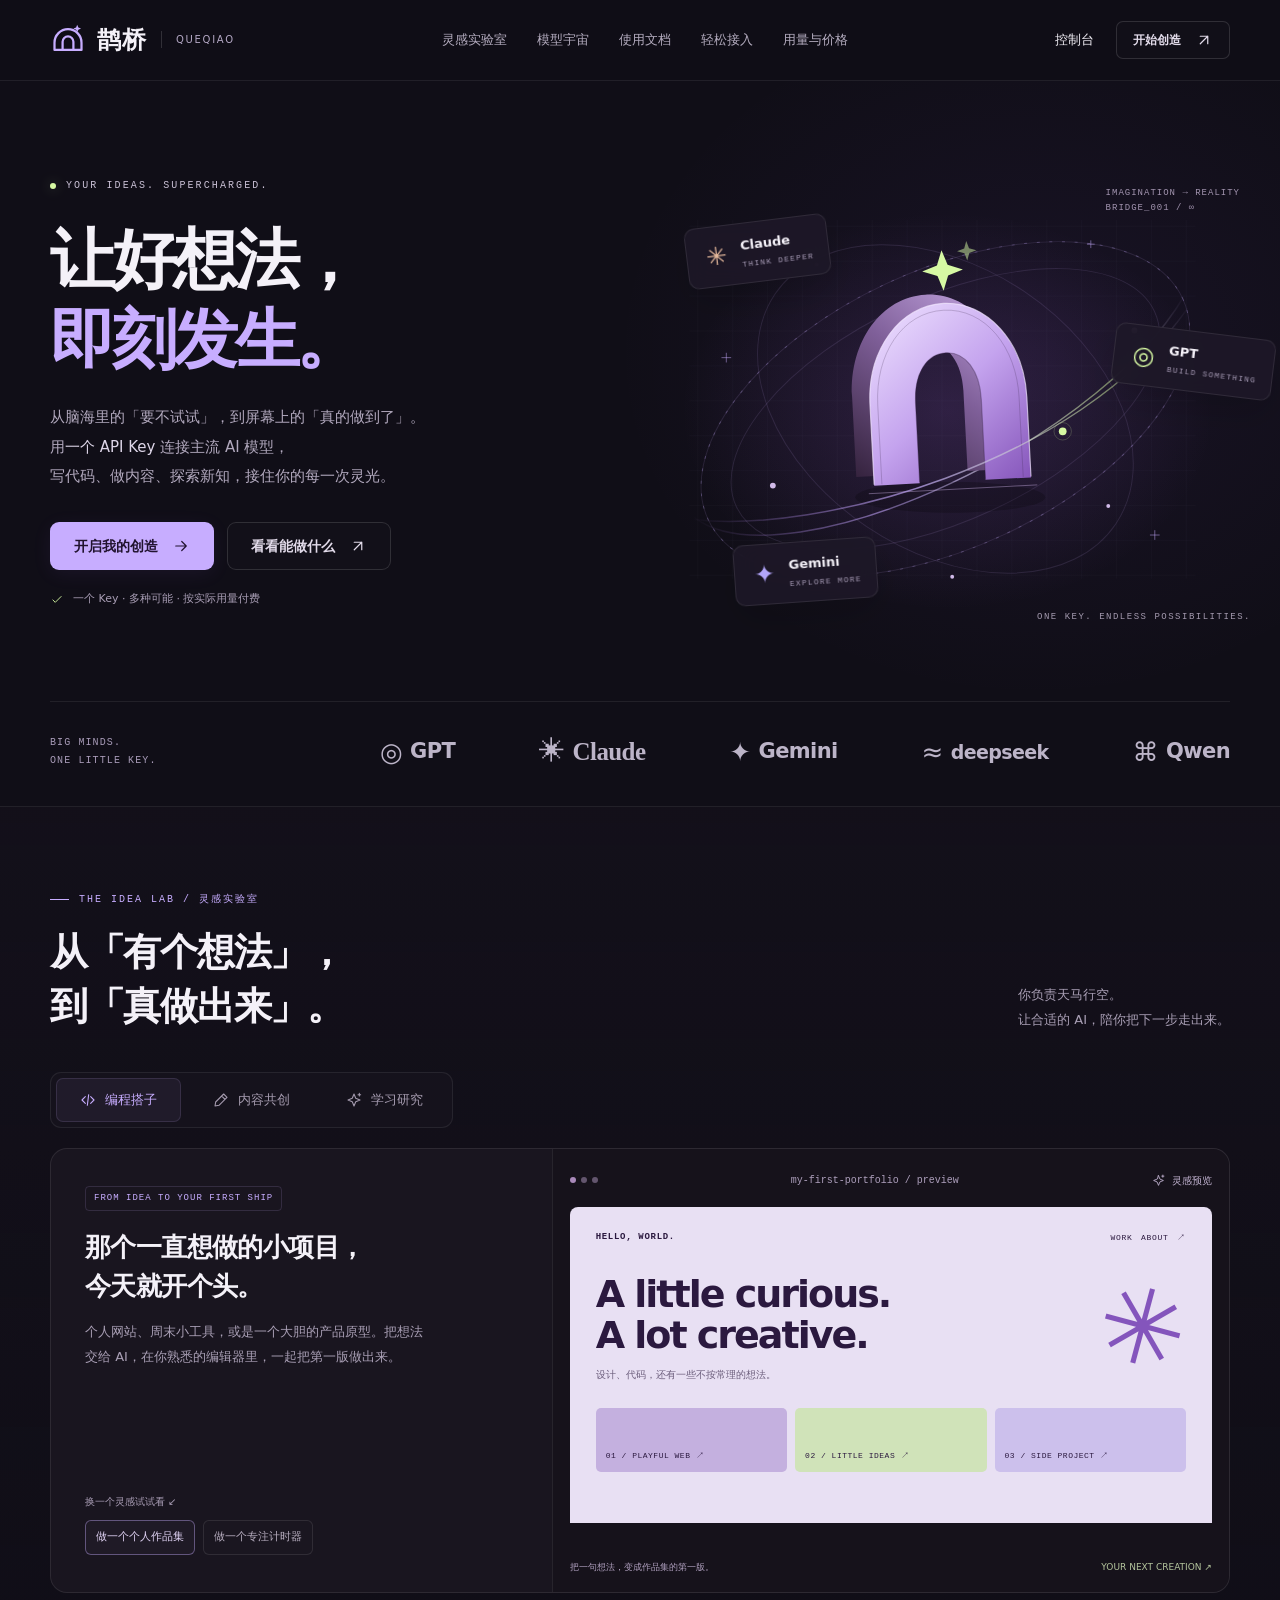
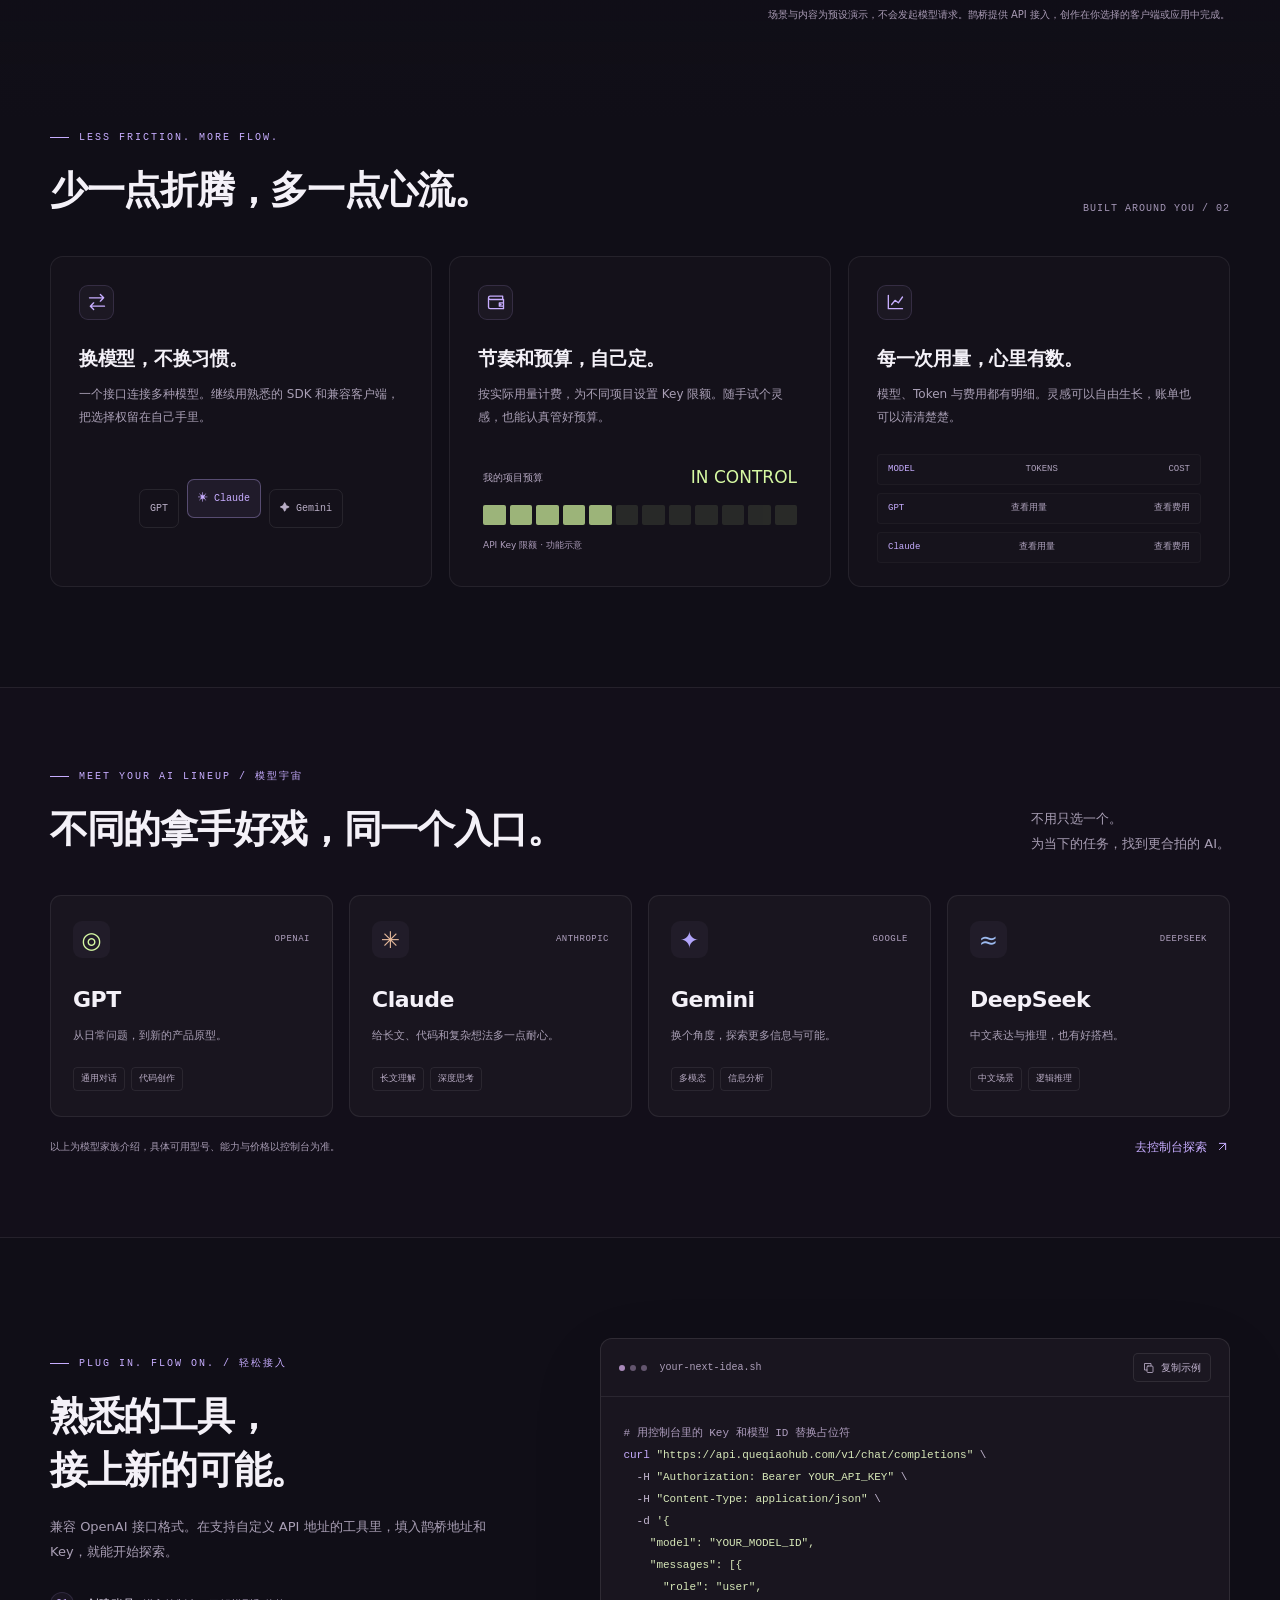
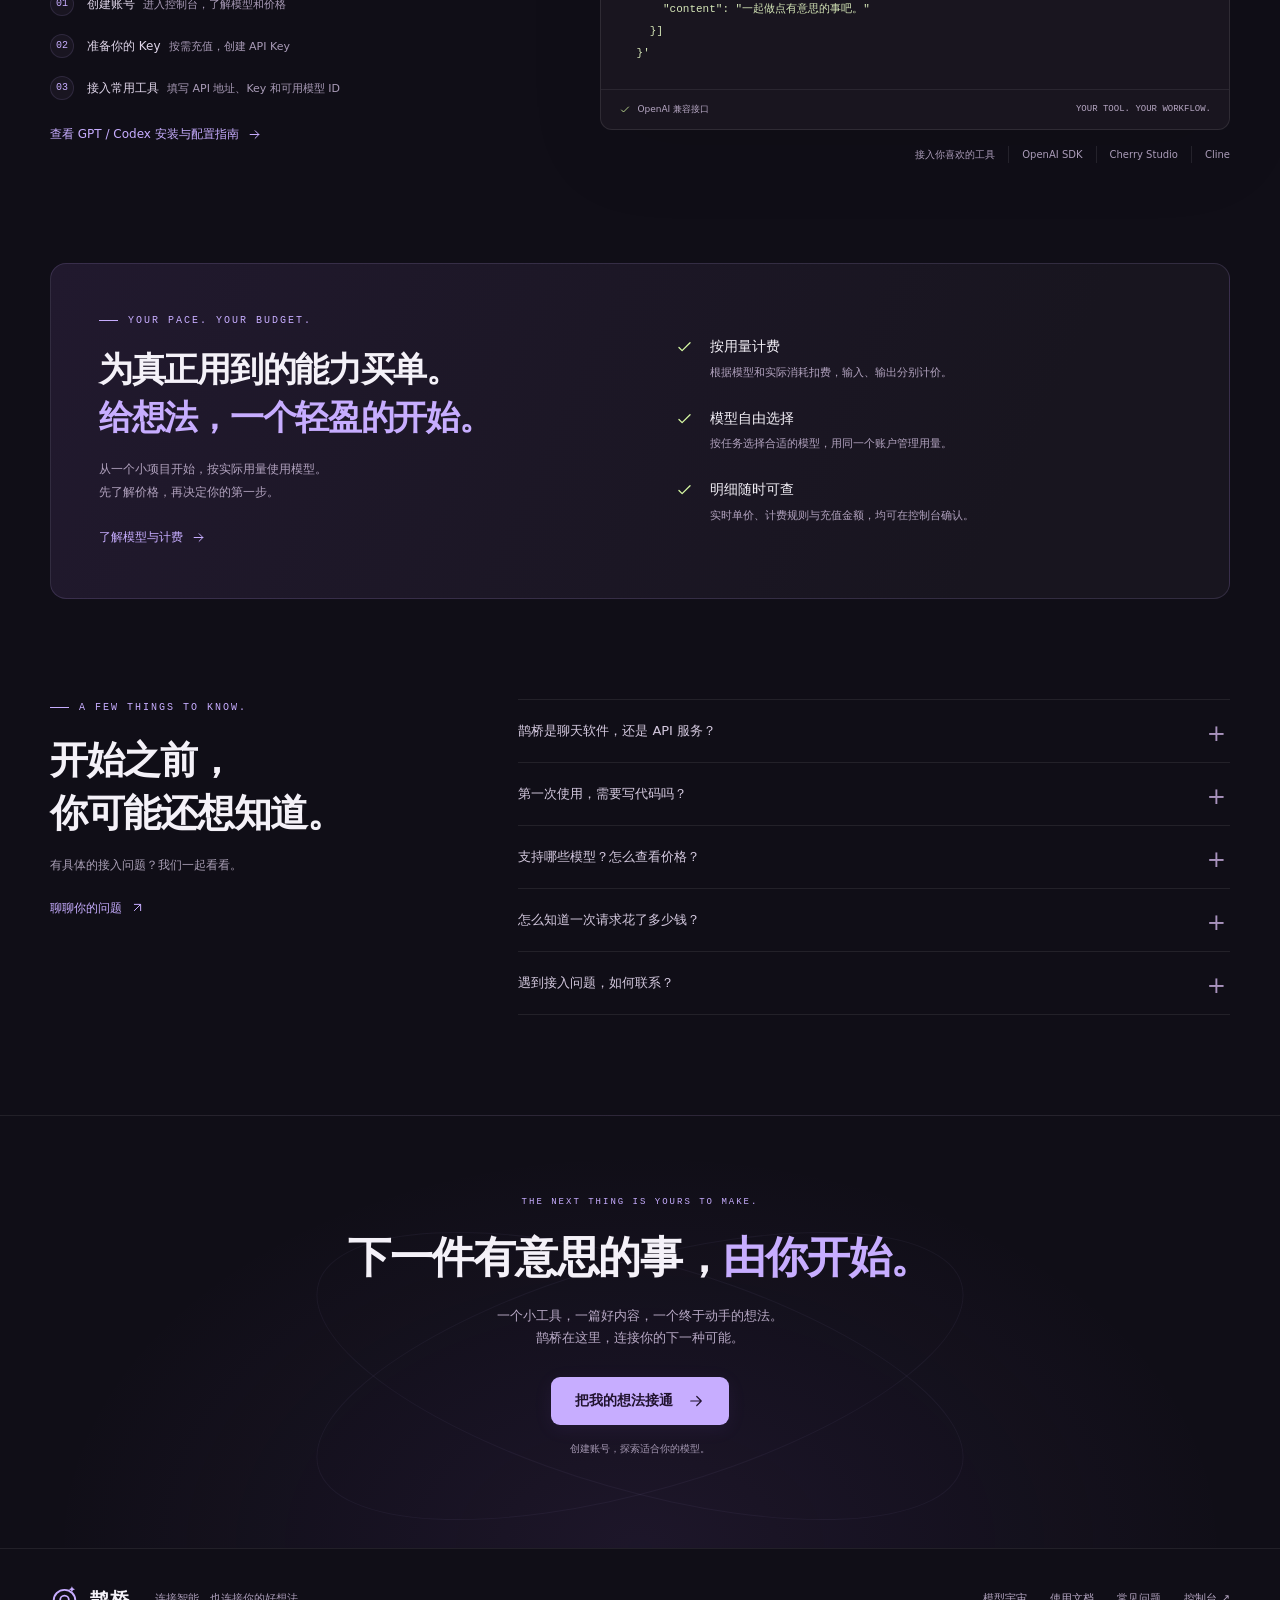
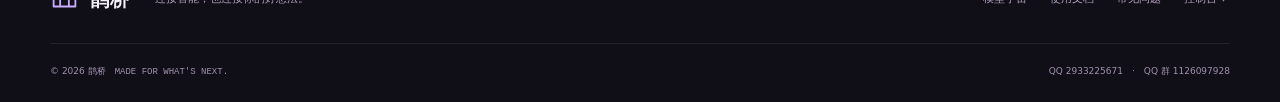
<file: landing/index.html>
<!doctype html>
<html lang="zh-CN">
<head>
  <meta charset="utf-8" />
  <meta name="viewport" content="width=device-width, initial-scale=1" />
  <meta name="theme-color" content="#100e17" />
  <meta name="description" content="鹊桥，用一个 API Key 连接主流 AI 模型。写代码、做内容、探索新知，让你的好想法即刻发生。" />
  <title>鹊桥 — 让好想法，即刻发生。</title>
  <link rel="icon" href="data:image/svg+xml,%3Csvg xmlns='http://www.w3.org/2000/svg' viewBox='0 0 64 64'%3E%3Crect width='64' height='64' rx='18' fill='%23100e17'/%3E%3Cpath d='M12 44V34a20 20 0 0 1 40 0v10M12 44h40M24 44V33a8 8 0 0 1 16 0v11' fill='none' stroke='%23c7adff' stroke-width='4' stroke-linecap='round'/%3E%3C/svg%3E" />
  <style>
    :root { color-scheme:dark; --bg:#100e17; --surface:#19151f; --text:#f4f1f8; --muted:#a99fb5; --accent:#c7adff; --lime:#d6f9a3; --line:#ffffff13; --max:1180px; }
    *,*::before,*::after { box-sizing:border-box; }
    html { scroll-behavior:smooth; scroll-padding-top:100px; }
    body { margin:0; background:var(--bg); color:var(--text); font-family:"Inter","SF Pro Display","PingFang SC","Microsoft YaHei",system-ui,sans-serif; font-size:15px; line-height:1.7; -webkit-font-smoothing:antialiased; }
    ::selection { background:var(--accent); color:var(--bg); }
    a { color:inherit; text-decoration:none; } button { font:inherit; color:inherit; cursor:pointer; } a,button,summary { -webkit-tap-highlight-color:transparent; }
    :is(a,button,summary,[tabindex="0"]):focus-visible { outline:2px solid var(--lime); outline-offset:5px; }
    h1,h2,h3,p { margin:0; } svg { display:block; }
    .container { width:min(var(--max),calc(100% - 64px)); margin-inline:auto; }
    .mono { font-family:"SFMono-Regular",Consolas,"Liberation Mono",monospace; }
    .icon { width:20px; height:20px; fill:none; stroke:currentColor; stroke-width:1.6; stroke-linecap:round; stroke-linejoin:round; flex-shrink:0; }
    .skip { position:fixed; top:-100px; left:16px; z-index:100; background:var(--accent); color:var(--bg); padding:8px 16px; border-radius:8px; } .skip:focus { top:12px; }
    .header { position:sticky; top:0; z-index:30; background:#100e17e3; backdrop-filter:blur(20px); border-bottom:1px solid var(--line); }
    .nav { height:80px; display:flex; align-items:center; justify-content:space-between; gap:30px; }
    .brand { display:inline-flex; align-items:center; gap:11px; font-size:24px; font-weight:750; letter-spacing:1px; }
    .brand-icon { width:36px; height:36px; color:var(--accent); }
    .brand-en { margin-left:3px; padding-left:14px; border-left:1px solid #ffffff24; font-size:10px; letter-spacing:1.7px; color:#b5a9c6; font-weight:500; }
    .nav-links,.nav-actions { display:flex; align-items:center; gap:30px; }
    .nav-links { color:#b4acbf; font-size:13px; } .nav-links a:hover,.footer-links a:hover { color:var(--accent); }
    .nav-actions { gap:22px; font-size:13px; }
    .btn { display:inline-flex; align-items:center; justify-content:center; gap:14px; min-height:48px; padding:12px 23px; border:1px solid transparent; border-radius:9px; font-size:14px; font-weight:650; line-height:1.5; transition:background .2s,transform .2s,box-shadow .2s; }
    .btn .icon { width:18px; height:18px; transition:transform .2s; } .btn:hover .icon { transform:translateX(3px); }
    .btn-primary { background:var(--accent); color:#21132f; box-shadow:0 4px 20px #a56dff12; }
    .btn-primary:hover { background:#d8c5ff; box-shadow:0 6px 30px #bb8aff26; transform:translateY(-2px); }
    .btn-secondary { border-color:#ffffff20; background:#ffffff03; color:#e2dbea; } .btn-secondary:hover { background:#ffffff09; }
    .btn-small { min-height:38px; padding:9px 16px; font-size:12px; border-radius:7px; }
    .menu-toggle { display:none; background:none; border:1px solid var(--line); border-radius:6px; padding:9px; }
    .eyebrow { display:flex; align-items:center; gap:10px; font-size:10px; font-weight:500; letter-spacing:2px; color:var(--accent); }
    .eyebrow::before { content:""; width:19px; height:1px; background:currentColor; }
    .hero { position:relative; overflow:hidden; }
    .hero::before { content:""; position:absolute; width:920px; height:760px; left:45%; top:-110px; pointer-events:none; background:radial-gradient(ellipse,#8f55e812,transparent 65%); }
    .hero-main { position:relative; display:grid; grid-template-columns:1fr 1fr; align-items:center; min-height:620px; padding-block:66px 62px; }
    .hero-copy { position:relative; z-index:2; } .hero .eyebrow { color:#c9c0d5; letter-spacing:2.1px; }
    .hero .eyebrow::before { width:6px; height:6px; border-radius:50%; color:var(--lime); box-shadow:0 0 14px #d6f9a355; }
    h1 { margin-block:26px 24px; font-size:clamp(50px,5.1vw,74px); line-height:1.22; letter-spacing:-3.5px; font-weight:740; }
    h1 em { font-style:normal; color:var(--accent); }
    .hero-description { font-size:15px; color:#b2a9be; line-height:1.95; max-width:450px; } .hero-description strong { font-weight:500; color:#ded6e9; }
    .hero-actions { margin-top:31px; display:flex; align-items:center; gap:13px; flex-wrap:wrap; }
    .hero-note { display:flex; align-items:center; gap:9px; margin-top:20px; font-size:11px; color:#a99eb5; } .hero-note .icon { color:var(--lime); width:14px; height:14px; }
    .hero-art { position:relative; height:475px; margin-left:-30px; margin-right:-45px; isolation:isolate; }
    .bridge-svg { width:100%; height:100%; overflow:visible; }
    .orbit-trail { stroke-dasharray:3 10; animation:orbit-flow 40s linear infinite; } @keyframes orbit-flow { to { stroke-dashoffset:-500; } }
    .bridge-core { transform-origin:330px 251px; transform:rotate(-3deg); animation:breathe 7s ease-in-out infinite; } @keyframes breathe { 0%,100% { transform:rotate(-3deg) translateY(0); } 50% { filter:drop-shadow(0 0 12px #bf8aff50); transform:rotate(-3deg) translateY(-5px); } }
    .float-label { position:absolute; display:flex; align-items:center; gap:10px; padding:11px 15px; border:1px solid #ffffff16; border-radius:10px; background:#1d1727e3; box-shadow:0 15px 40px #00000028; backdrop-filter:blur(12px); font-size:13px; }
    .float-label b { font-weight:550; } .float-label small { display:block; margin-top:1px; font-size:8px; letter-spacing:1.2px; color:#a79bb6; }
    .model-symbol { font-size:25px; width:29px; text-align:center; line-height:1; }
    .float-claude { top:65px; left:76px; transform:rotate(-7deg); } .float-gpt { right:1px; top:175px; transform:rotate(7deg); } .float-gemini { bottom:29px; left:124px; transform:rotate(-4deg); }
    .art-caption { position:absolute; bottom:5px; right:24px; color:#a49aaf; font-size:9px; letter-spacing:1.5px; } .art-coordinate { position:absolute; top:30px; right:35px; font-size:9px; letter-spacing:1px; color:#a294af; }
    .model-strip { position:relative; display:flex; align-items:center; justify-content:space-between; gap:28px; padding:28px 0 32px; border-top:1px solid var(--line); }
    .model-strip-caption { font-size:10px; line-height:1.8; color:#a89bb8; letter-spacing:1.1px; }
    .model-wordmarks { display:flex; align-items:center; justify-content:space-between; flex:1; gap:25px; max-width:850px; }
    .model-wordmark { display:inline-flex; align-items:center; gap:8px; color:#bcb4c8; font-size:21px; font-weight:550; letter-spacing:-.6px; white-space:nowrap; }
    .model-wordmark .symbol { font-size:26px; font-weight:400; } .model-wordmark.claude { font-family:Georgia,serif; font-size:25px; } .model-wordmark.deepseek { font-size:19px; }
    .section { padding-block:100px; }
    .section-heading { display:flex; justify-content:space-between; align-items:flex-end; gap:40px; margin-bottom:39px; }
    h2 { margin-top:17px; font-size:clamp(28px,3vw,39px); letter-spacing:-1.3px; line-height:1.4; font-weight:650; }
    .section-description { font-size:13px; line-height:1.9; color:var(--muted); max-width:310px; } .section-index { color:#a395b5; font-size:10px; letter-spacing:1px; }
    .scenarios { padding-top:84px; background:linear-gradient(180deg,#18131f55,transparent); border-top:1px solid var(--line); }
    .scenario-tabs { display:flex; gap:8px; padding:5px; width:fit-content; border:1px solid var(--line); border-radius:11px; background:#15121c; margin-bottom:20px; }
    .scenario-tab { display:flex; align-items:center; gap:9px; background:transparent; border:1px solid transparent; border-radius:7px; padding:10px 23px; color:#a59baf; font-size:13px; transition:background .2s,color .2s; }
    .scenario-tab .icon { width:16px; height:16px; } .scenario-tab[aria-selected="true"] { color:var(--accent); background:#c7adff10; border-color:#c7adff22; } .scenario-tab:hover { color:#e2d6f2; }
    .demo-window { display:grid; grid-template-columns:.85fr 1.15fr; min-height:445px; border:1px solid #ffffff16; border-radius:17px; background:var(--surface); overflow:hidden; }
    .demo-story { padding:37px 34px; display:flex; flex-direction:column; }
    .tiny-tag { width:fit-content; font-size:9px; padding:4px 8px; letter-spacing:1px; border:1px solid #c7adff26; border-radius:4px; color:var(--accent); }
    .demo-story h3 { font-size:26px; font-weight:600; line-height:1.5; margin-top:17px; letter-spacing:-.6px; }
    .demo-story > p { color:var(--muted); font-size:13px; margin-top:14px; line-height:1.9; max-width:340px; }
    .prompt-label { font-size:10px; color:#a99db5; margin-top:auto; padding-top:25px; margin-bottom:10px; }
    .prompt-options { display:flex; flex-wrap:wrap; gap:8px; }
    .prompt-option { border:1px solid #ffffff18; border-radius:6px; padding:7px 10px; background:#ffffff02; font-size:11px; color:#b7adbf; text-align:left; }
    .prompt-option:hover,.prompt-option[aria-pressed="true"] { color:#e1d3f5; border-color:#c7adff66; background:#c7adff09; }
    .demo-preview { padding:17px; background:#0f0d1455; border-left:1px solid var(--line); display:flex; flex-direction:column; }
    .preview-chrome { display:flex; align-items:center; justify-content:space-between; min-height:29px; gap:10px; color:#ad9fbc; font-size:10px; }
    .window-dots { display:flex; gap:5px; } .window-dots i { display:block; width:6px; height:6px; background:#63556e; border-radius:50%; } .window-dots i:first-child { background:#a989ba; }
    .preview-mode { display:flex; align-items:center; gap:7px; color:#c1b2d0; } .preview-mode .icon { width:13px; height:13px; }
    .preview-body { margin-top:12px; flex:1; min-height:316px; border-radius:8px; overflow:hidden; }
    .portfolio { background:#e8e0f3; color:#2b193f; padding:23px 26px; min-height:316px; }
    .portfolio-nav { display:flex; align-items:center; justify-content:space-between; font-size:9px; letter-spacing:.7px; } .portfolio-nav span:last-child { font-size:8px; }
    .portfolio-main { display:flex; align-items:center; justify-content:space-between; gap:12px; margin-top:29px; }
    .portfolio-heading { font-size:38px; font-weight:750; letter-spacing:-2px; line-height:1.08; } .portfolio-sub { font-size:10px; color:#6c5e7c; margin-top:10px; }
    .portfolio-star { color:#8455bc; font-size:105px; line-height:1; transform:rotate(15deg); }
    .portfolio-projects { display:grid; grid-template-columns:1fr 1fr 1fr; gap:8px; margin-top:25px; }
    .portfolio-project { border-radius:5px; min-height:64px; display:flex; align-items:flex-end; padding:10px; font-size:8px; letter-spacing:.5px; background:#c4b0df; } .portfolio-project:nth-child(2) { background:#d0e3b9; } .portfolio-project:nth-child(3) { background:#ccc0ec; }
    .preview-caption { font-size:9px; color:#b0a0bf; margin-top:12px; display:flex; justify-content:space-between; gap:8px; } .preview-caption span:last-child { color:#b5c69e; }
    .writing-preview { padding:28px; background:#e8e1d7; color:#30271f; min-height:316px; }
    .writing-kicker { font-size:8px; letter-spacing:2px; color:#6c5b45; border-bottom:1px solid #30271f25; padding-bottom:14px; }
    .writing-preview h4 { font-family:Georgia,"Songti SC",serif; font-size:26px; line-height:1.5; margin:20px 0 13px; font-weight:600; } .writing-preview p { font-size:11px; line-height:2; color:#73604f; }
    .writing-outline { display:flex; gap:7px; margin-top:22px; } .writing-outline span { padding:7px 10px; border:1px solid #30271f26; font-size:9px; border-radius:3px; }
    .research-preview { background:#dce5df; color:#183c30; padding:27px; min-height:316px; } .research-preview small { font-size:8px; letter-spacing:1.8px; } .research-preview h4 { font-size:23px; margin:18px 0 20px; }
    .research-map { display:grid; grid-template-columns:1fr 1fr 1fr; gap:9px; } .research-map div { padding:15px 10px; background:#ffffff50; border:1px solid #183c3020; border-radius:5px; } .research-map b { font-size:12px; font-weight:600; } .research-map p { font-size:10px; margin-top:11px; color:#4c6d61; line-height:1.9; }
    .research-bottom { border-top:1px solid #183c3020; padding-top:15px; margin-top:20px; font-size:9px; color:#456357; }
    .focus-preview { background:#dce6cf; text-align:center; } .focus-kicker { margin-top:23px; font-size:9px; letter-spacing:2px; color:#4c6038; } .focus-time { font-size:77px; line-height:1.5; letter-spacing:-5px; color:#344923; } .focus-pill { display:inline-block; padding:8px 23px; background:#344923; color:#e6efd9; border-radius:30px; font-size:10px; } .focus-note { margin-top:17px; font-size:9px; color:#4c6038; }
    .demo-footnote { margin-top:13px; text-align:right; font-size:10px; color:#a99bb5; }
    .benefits { padding-top:6px; } .benefit-grid { display:grid; grid-template-columns:repeat(3,1fr); gap:17px; }
    .benefit-card { overflow:hidden; border:1px solid var(--line); border-radius:13px; padding:28px; background:#19151f80; }
    .benefit-icon { width:35px; height:35px; border:1px solid #c7adff25; background:#c7adff0b; color:var(--accent); display:grid; place-items:center; border-radius:9px; }
    .benefit-card h3 { font-size:19px; font-weight:600; letter-spacing:-.3px; margin-top:22px; } .benefit-card > p { color:var(--muted); font-size:12px; line-height:1.9; margin-top:9px; }
    .benefit-art { margin-top:30px; height:100px; display:flex; align-items:center; justify-content:center; }
    .switcher-art { gap:8px; } .switcher-art span { padding:10px; border:1px solid #ffffff15; border-radius:7px; font-size:10px; color:#b9aec6; } .switcher-art .selected { background:#c7adff12; color:var(--accent); border-color:#c7adff55; transform:translateY(-10px); }
    .meter-art { flex-direction:column; align-items:stretch; gap:13px; padding-inline:5px; } .meter-label { display:flex; justify-content:space-between; align-items:center; color:#b5a8c1; font-size:10px; } .meter-label b { font-size:17px; color:var(--lime); font-weight:500; } .meter { display:flex; gap:4px; } .meter i { flex:1; height:20px; border-radius:2px; background:#d6f9a31b; } .meter i:nth-child(-n+5) { background:#d6f9a3b3; } .meter-note { font-size:9px; color:#ac9cba; }
    .log-art { flex-direction:column; gap:8px; align-items:stretch; } .log-row { display:flex; align-items:center; justify-content:space-between; padding:7px 10px; background:#ffffff03; border:1px solid #ffffff08; border-radius:4px; color:#aea2bc; font-size:9px; } .log-row span:first-child { color:var(--accent); }
    .models { border-block:1px solid var(--line); background:#17131e66; padding-block:80px; }
    .models-grid { display:grid; grid-template-columns:repeat(4,1fr); gap:16px; }
    .model-card { border:1px solid #ffffff13; border-radius:11px; padding:25px 22px; background:var(--surface); transition:transform .25s,border-color .25s; } .model-card:hover { transform:translateY(-5px); border-color:#c7adff55; }
    .model-card-head { display:flex; align-items:center; justify-content:space-between; } .model-emblem { width:37px; height:37px; display:grid; place-items:center; border-radius:9px; font-size:23px; background:#d5bfec0b; color:#dfd5e8; } .model-maker { font-size:9px; color:#b0a1bf; letter-spacing:.5px; }
    .model-card h3 { font-size:22px; font-weight:550; margin-top:23px; letter-spacing:-.5px; } .model-card p { font-size:11px; color:var(--muted); margin-top:8px; } .model-tags { margin-top:22px; display:flex; gap:6px; flex-wrap:wrap; } .model-tags span { border:1px solid #ffffff13; color:#b9acc5; border-radius:4px; padding:3px 7px; font-size:9px; }
    .models-note { margin-top:20px; color:#a69ab2; font-size:10px; display:flex; align-items:center; justify-content:space-between; gap:15px; }
    .text-link { display:inline-flex; align-items:center; gap:8px; font-size:12px; color:var(--accent); } .text-link .icon { width:15px; height:15px; }
    .connect-grid { display:grid; grid-template-columns:.85fr 1.15fr; gap:85px; align-items:center; } .connect-grid > *,.demo-window > * { min-width:0; } .connect-copy > p { color:var(--muted); font-size:13px; line-height:1.9; margin-top:19px; }
    .connection-steps { margin:27px 0 0; padding:0; list-style:none; display:flex; flex-direction:column; gap:18px; } .connection-steps li { display:flex; align-items:center; gap:13px; font-size:12px; color:#c4b8d1; } .number { font-size:10px; color:var(--accent); background:#c7adff0c; width:24px; height:24px; border:1px solid #c7adff20; border-radius:50%; display:grid; place-items:center; flex-shrink:0; } .connection-steps b { font-weight:500; color:#e1d7eb; } .connection-steps small { color:#a99bb7; font-size:11px; margin-left:8px; }
    .code-window { border:1px solid #ffffff18; border-radius:12px; background:var(--surface); overflow:hidden; box-shadow:0 25px 80px #00000014; }
    .code-toolbar { display:flex; align-items:center; justify-content:space-between; gap:15px; padding:14px 18px; border-bottom:1px solid var(--line); font-size:10px; color:#ad9fba; } .code-toolbar-label { display:flex; align-items:center; gap:12px; }
    .copy-button { border:1px solid #ffffff17; background:#ffffff03; padding:5px 9px; color:#c2b4d0; border-radius:5px; font-size:10px; display:flex; align-items:center; gap:6px; } .copy-button .icon { width:12px; height:12px; } .copy-button:hover { background:#ffffff0b; }
    pre { margin:0; padding:25px 22px; overflow-x:auto; font-size:11px; line-height:2; tab-size:2; color:#c2b6cf; } pre code { font:inherit; } .code-comment { color:#ad9cbd; } .code-command { color:var(--accent); } .code-string { color:#d6e7b8; }
    .code-bottom { border-top:1px solid var(--line); padding:12px 18px; display:flex; flex-wrap:wrap; align-items:center; justify-content:space-between; gap:10px; font-size:9px; color:#b5a6c2; } .code-bottom span:first-child { display:flex; align-items:center; gap:6px; } .code-bottom .icon { width:12px; height:12px; color:var(--lime); }
    .integrations { display:flex; justify-content:flex-end; align-items:center; gap:13px; margin-top:16px; color:#aa9bb8; font-size:10px; flex-wrap:wrap; } .integrations span + span { border-left:1px solid #ffffff17; padding-left:13px; }
    .pricing { padding-top:0; } .pricing-panel { overflow:hidden; display:grid; grid-template-columns:1fr 1fr; align-items:center; gap:70px; border:1px solid #c7adff26; border-radius:16px; padding:48px; background:linear-gradient(115deg,#21192e,#18151f 80%); }
    .pricing-panel h2 { font-size:34px; } .pricing-panel h2 span { color:var(--accent); } .pricing-panel p { font-size:12px; line-height:1.9; color:#b1a2be; margin-top:17px; } .pricing-panel .text-link { margin-top:23px; }
    .pricing-principles { display:flex; flex-direction:column; gap:23px; } .pricing-principle { display:flex; gap:16px; align-items:flex-start; } .pricing-principle > .icon { color:var(--lime); width:19px; height:19px; margin-top:3px; } .pricing-principle h3 { font-size:14px; font-weight:550; } .pricing-principle p { font-size:11px; margin-top:4px; }
    .faq { padding-top:0; } .faq-layout { display:grid; grid-template-columns:.7fr 1.3fr; gap:85px; } .faq-intro > p { margin-top:15px; font-size:12px; color:var(--muted); } .faq-intro .text-link { margin-top:22px; }
    details { border-bottom:1px solid #ffffff14; } details:first-child { border-top:1px solid #ffffff14; } summary { position:relative; padding:20px 35px 20px 0; cursor:pointer; list-style:none; font-size:13px; color:#d4c9df; } summary::-webkit-details-marker { display:none; } summary::after { content:"+"; position:absolute; right:4px; top:14px; font-size:23px; color:#a892bd; font-weight:300; } details[open] summary::after { content:"−"; } details > p { padding:0 24px 20px 0; font-size:12px; color:var(--muted); line-height:1.95; }
    .closing { position:relative; overflow:hidden; padding:79px 0 91px; text-align:center; border-top:1px solid var(--line); background:radial-gradient(ellipse at 50% 100%,#9861dd18,transparent 65%); }
    .closing::before,.closing::after { content:""; position:absolute; width:670px; height:230px; border:1px solid #c7adff0e; border-radius:50%; left:50%; top:145px; transform:translateX(-50%) rotate(-16deg); pointer-events:none; } .closing::after { transform:translateX(-50%) rotate(16deg); }
    .closing .eyebrow { justify-content:center; font-size:9px; } .closing .eyebrow::before { display:none; } .closing h2 { font-size:43px; position:relative; } .closing h2 span { color:var(--accent); } .closing p { margin-top:17px; font-size:13px; color:#b7a8c4; position:relative; } .closing .btn { position:relative; margin-top:28px; } .closing-note { margin-top:15px !important; font-size:10px !important; color:#a295b0 !important; }
    footer { border-top:1px solid var(--line); padding:34px 0 22px; } .footer-main { display:flex; align-items:center; justify-content:space-between; gap:30px; } .footer-brand { display:flex; align-items:center; gap:25px; } .footer-brand .brand { font-size:19px; } .footer-brand .brand-icon { width:29px; height:29px; } .footer-brand p { color:#a99bb7; font-size:11px; } .footer-links { display:flex; align-items:center; gap:23px; font-size:11px; color:#b4a5c1; } .footer-bottom { display:flex; justify-content:space-between; gap:20px; border-top:1px solid var(--line); padding-top:20px; margin-top:28px; font-size:9px; color:#a092ae; flex-wrap:wrap; } .footer-bottom a:hover { color:var(--accent); }
    .reveal { opacity:1; transform:none; }
    @media (prefers-reduced-motion:no-preference) { .motion-ready .reveal { opacity:0; transform:translateY(17px); transition:opacity .65s,transform .65s; } .motion-ready .reveal.visible { opacity:1; transform:none; } }
    @media (min-width:1600px) { .hero-main { min-height:670px; } }
    @media (max-width:1100px) { .brand-en { display:none; } .nav-links { gap:20px; } .hero-art { margin-right:-15px; } .float-claude { left:36px; } .float-gpt { right:-5px; } h1 { font-size:61px; } .connect-grid,.faq-layout { gap:45px; } .model-wordmark { font-size:18px; } .model-wordmark.qwen { display:none; } .pricing-panel { gap:40px; } }
    @media (max-width:800px) {
      .container { width:calc(100% - 40px); } .nav { height:68px; gap:15px; } .brand { font-size:21px; } .brand-icon { width:30px; height:30px; } .nav-links { gap:18px; font-size:12px; } .nav-links a:nth-last-child(-n+2) { display:none; } .nav-actions { gap:14px; }
      .hero-main { min-height:auto; padding-block:57px 45px; } h1 { font-size:49px; letter-spacing:-2.5px; } .hero-description { font-size:13px; } .hero-art { height:380px; margin-left:-30px; margin-right:-10px; } .float-label { padding:9px 11px; font-size:11px; gap:7px; } .float-label small { font-size:7px; } .model-symbol { font-size:22px; width:22px; } .float-claude { top:47px; left:35px; } .float-gpt { top:145px; right:-5px; } .float-gemini { left:76px; bottom:26px; } .art-coordinate { font-size:7px; top:10px; right:10px; } .art-caption { font-size:7px; right:8px; bottom:0; }
      .hero-actions { gap:10px; } .hero-actions .btn { padding-inline:16px; font-size:12px; gap:9px; } .hero-note { font-size:9px; } .model-strip { gap:20px; } .model-wordmarks { gap:20px; } .model-wordmark.deepseek { display:none; } .model-strip-caption { font-size:9px; }
      .section { padding-block:70px; } .section-heading { gap:25px; margin-bottom:28px; } .section-description { max-width:220px; font-size:12px; } h2 { font-size:29px; } .demo-story { padding:27px 23px; } .demo-story h3 { font-size:23px; } .demo-story > p { font-size:12px; } .demo-window { grid-template-columns:.9fr 1.1fr; } .demo-preview { padding:12px; } .portfolio { padding:20px; } .portfolio-heading { font-size:29px; } .portfolio-star { font-size:75px; } .portfolio-projects { margin-top:33px; } .portfolio-project { padding:7px; font-size:6px; }
      .benefits { padding-top:0; } .benefit-grid { gap:12px; } .benefit-card { padding:22px 18px; } .benefit-card h3 { font-size:17px; } .benefit-card > p { font-size:11px; } .switcher-art { gap:5px; } .switcher-art span { padding:8px 6px; font-size:8px; } .models-grid { gap:10px; } .model-card { padding:20px 15px; } .model-maker { font-size:8px; } .model-card h3 { font-size:19px; } .model-tags span { font-size:8px; } .connect-grid { gap:30px; } .connection-steps small { display:block; margin-left:0; } pre { padding:22px 16px; font-size:10px; } .pricing { padding-top:0; } .pricing-panel { padding:32px; gap:30px; } .pricing-panel h2 { font-size:28px; } .faq { padding-top:0; } .faq-layout { gap:35px; } .footer-brand { gap:15px; } .footer-links { gap:15px; } .footer-brand p { max-width:140px; font-size:10px; }
    }
    @media (max-width:600px) {
      html { scroll-padding-top:85px; } .container { width:calc(100% - 36px); } .nav { height:65px; } .brand-en { display:inline; padding-left:10px; margin-left:0; font-size:8px; letter-spacing:1.2px; } .brand { gap:8px; font-size:20px; } .nav-actions { gap:12px; } .nav-actions > a:first-child { display:none; } .btn-small { min-height:34px; font-size:11px; padding:8px 12px; } .menu-toggle { display:block; } .menu-toggle .icon { width:17px; height:17px; }
      .nav-links { display:none; position:absolute; left:0; top:65px; width:100%; padding:16px 24px 22px; background:#15111cf5; border-bottom:1px solid #ffffff1a; flex-direction:column; align-items:stretch; gap:0; } .nav-links a { padding:12px 0; } .nav-links a:nth-last-child(-n+2) { display:block; } .nav-links.open { display:flex; }
      .hero-main { grid-template-columns:1fr; padding-block:44px 18px; } .hero-copy { text-align:center; } .hero .eyebrow { justify-content:center; font-size:8px; letter-spacing:1.5px; } h1 { margin-block:23px 19px; font-size:clamp(44px,12vw,62px); line-height:1.23; letter-spacing:-2.5px; } .hero-description { max-width:330px; font-size:12px; margin-inline:auto; line-height:2; } .hero-actions { justify-content:center; margin-top:24px; gap:10px; } .hero-actions .btn { min-height:46px; padding-inline:18px; font-size:12px; } .hero-note { justify-content:center; margin-top:17px; font-size:9px; }
      .hero-art { height:318px; margin:14px -8px 0; max-width:430px; width:calc(100% + 16px); justify-self:center; } .float-claude { left:38px; top:33px; } .float-gpt { right:10px; top:133px; } .float-gemini { left:77px; bottom:14px; } .float-label { padding:8px 10px; font-size:10px; } .model-symbol { font-size:19px; width:20px; } .float-label small { font-size:6px; } .art-coordinate { top:24px; right:23px; } .art-caption { bottom:3px; right:14px; font-size:6px; }
      .model-strip { flex-direction:column; gap:18px; padding-block:22px 26px; } .model-strip-caption br { display:none; } .model-strip-caption { font-size:8px; letter-spacing:1.8px; } .model-wordmarks { width:100%; gap:12px; } .model-wordmark { font-size:17px; gap:5px; } .model-wordmark.claude { font-size:21px; } .model-wordmark .symbol { font-size:22px; } .model-wordmark.deepseek { display:inline-flex; font-size:14px; } .model-wordmark.deepseek .symbol { display:none; }
      .section { padding-block:55px; } .eyebrow { font-size:9px; letter-spacing:1.6px; } h2 { font-size:27px; letter-spacing:-1px; margin-top:15px; } .section-heading { flex-direction:column; align-items:flex-start; gap:16px; margin-bottom:25px; } .section-description { max-width:none; font-size:12px; } .section-index { display:none; }
      .scenario-tabs { width:100%; gap:3px; padding:4px; margin-bottom:14px; } .scenario-tab { flex:1; justify-content:center; font-size:11px; padding:10px 5px; gap:7px; } .scenario-tab .icon { width:14px; height:14px; } .demo-window { grid-template-columns:1fr; border-radius:12px; } .demo-story { padding:25px 23px; } .demo-story h3 { font-size:23px; margin-top:14px; } .demo-story > p { margin-top:10px; max-width:none; } .prompt-label { padding-top:20px; margin-bottom:9px; } .prompt-option { font-size:10px; } .demo-preview { border-left:0; border-top:1px solid var(--line); padding:13px; } .portfolio { min-height:284px; padding:22px; } .portfolio-heading { font-size:35px; } .portfolio-star { font-size:90px; } .portfolio-main { margin-top:26px; } .portfolio-projects { margin-top:26px; } .portfolio-project { min-height:58px; font-size:7px; padding:8px; } .preview-body { min-height:284px; } .preview-caption { font-size:8px; } .demo-footnote { text-align:left; line-height:1.8; font-size:9px; }
      .benefits { padding-top:0; } .benefit-grid { grid-template-columns:1fr; gap:12px; } .benefit-card { padding:24px; display:grid; grid-template-columns:1fr 130px; column-gap:15px; } .benefit-icon { width:30px; height:30px; border-radius:7px; } .benefit-icon .icon { width:17px; height:17px; } .benefit-card h3 { margin-top:17px; font-size:17px; } .benefit-card > p { grid-column:1; font-size:11px; } .benefit-art { grid-column:2; grid-row:1 / 4; margin-top:0; align-self:center; height:95px; } .switcher-art { flex-wrap:wrap; gap:5px; } .switcher-art span { padding:8px; } .switcher-art .selected { transform:none; } .meter-label { font-size:8px; } .meter-label b { font-size:12px; } .meter-art { gap:10px; } .meter { gap:3px; } .meter i { height:16px; } .meter-note { font-size:7px; } .log-row { padding:7px; font-size:7px; }
      .models-grid { grid-template-columns:1fr 1fr; gap:12px; } .model-card { padding:20px 17px; } .model-card h3 { margin-top:20px; font-size:21px; } .model-card p { font-size:10px; } .model-tags { margin-top:18px; } .model-tags span { font-size:8px; padding:3px 6px; } .models-note { align-items:flex-start; flex-direction:column; gap:15px; font-size:9px; }
      .connect-grid { grid-template-columns:1fr; gap:27px; } .connect-copy > p { font-size:12px; max-width:330px; } .connection-steps { gap:15px; margin-top:23px; } .connection-steps small { display:inline; margin-left:7px; font-size:10px; } pre { font-size:10px; padding:20px 17px; } .integrations { font-size:9px; gap:10px; justify-content:flex-start; } .integrations span + span { padding-left:10px; }
      .pricing { padding-top:0; } .pricing-panel { grid-template-columns:1fr; padding:28px 24px; gap:31px; border-radius:12px; } .pricing-panel h2 { font-size:28px; } .pricing-panel p { font-size:11px; } .pricing-panel .text-link { margin-top:19px; } .pricing-principles { padding-top:26px; border-top:1px solid var(--line); gap:23px; } .pricing-principle h3 { font-size:13px; } .pricing-principle p { font-size:11px; }
      .faq { padding-top:0; } .faq-layout { grid-template-columns:1fr; gap:27px; } .faq-intro .text-link { margin-top:14px; } summary { font-size:12px; padding-block:19px; } details > p { font-size:11px; } .closing { padding-block:58px 64px; } .closing h2 { font-size:31px; } .closing p { font-size:12px; max-width:290px; margin-inline:auto; line-height:1.9; } .closing .btn { margin-top:24px; } .closing::before,.closing::after { width:440px; height:200px; top:130px; }
      footer { padding-top:27px; } .footer-main { align-items:flex-start; gap:25px; flex-direction:column; } .footer-brand { justify-content:space-between; width:100%; } .footer-brand p { max-width:none; font-size:10px; } .footer-links { flex-wrap:wrap; gap:23px; font-size:10px; } .footer-bottom { margin-top:24px; padding-top:17px; font-size:8px; gap:12px; }
      .writing-preview,.research-preview { padding:24px; min-height:284px; } .writing-preview h4 { font-size:24px; } .writing-outline span { font-size:8px; padding:6px 9px; } .research-preview h4 { font-size:21px; } .research-map { gap:6px; } .research-map div { padding:12px 8px; } .research-map b { font-size:11px; } .research-map p { font-size:9px; }
    }
    @media (max-width:360px) { .brand-en { display:none; } .hero-actions .btn { padding-inline:14px; font-size:11px; } .model-wordmark.deepseek { display:none; } .benefit-card { grid-template-columns:1fr 110px; padding:20px; } .connection-steps small { display:block; margin-left:0; } .model-tags { gap:4px; } .model-tags span { padding-inline:4px; } }
    @media (prefers-reduced-motion:reduce) { html { scroll-behavior:auto; } *,*::before,*::after { animation:none !important; transition:none !important; } }
  </style>
</head>
<body>
  <a class="skip" href="#main">跳转到主要内容</a>
  <svg xmlns="http://www.w3.org/2000/svg" width="0" height="0" style="position:absolute;overflow:hidden" aria-hidden="true"><defs>
    <symbol id="i-bridge" viewBox="0 0 40 40"><path d="M5 31V23a15 15 0 0 1 30 0v8M5 31h30M14 31V22a6 6 0 0 1 12 0v9" fill="none" stroke="currentColor" stroke-width="2.5" stroke-linecap="round"/><path d="m29 6 1.2-3L31.5 6l3 1.2-3 1.3-1.3 3L29 8.5l-3-1.3Z" fill="currentColor"/></symbol>
    <symbol id="i-arrow" viewBox="0 0 24 24"><path d="M5 12h14m-6-6 6 6-6 6"/></symbol>
    <symbol id="i-up-right" viewBox="0 0 24 24"><path d="M7 17 17 7M7 7h10v10"/></symbol>
    <symbol id="i-code" viewBox="0 0 24 24"><path d="m8 7-5 5 5 5m8-10 5 5-5 5m-3-13-2 16"/></symbol>
    <symbol id="i-pen" viewBox="0 0 24 24"><path d="m16 3 5 5-12 12-6 1 1-6Z M13 6l5 5"/></symbol>
    <symbol id="i-spark" viewBox="0 0 24 24"><path d="m12 3 2.6 6.4L21 12l-6.4 2.6L12 21l-2.6-6.4L3 12l6.4-2.6ZM20 2v4m-2-2h4"/></symbol>
    <symbol id="i-check" viewBox="0 0 24 24"><path d="m5 12 4 4L19 6"/></symbol>
    <symbol id="i-switch" viewBox="0 0 24 24"><path d="M3 7h17m-4-4 4 4-4 4M21 17H4m4-4-4 4 4 4"/></symbol>
    <symbol id="i-wallet" viewBox="0 0 24 24"><path d="M20 8V5H5a2 2 0 0 0 0 4h16v11H5a2 2 0 0 1-2-2V7m18 6h-5v4h5M17 15h1"/></symbol>
    <symbol id="i-chart" viewBox="0 0 24 24"><path d="M4 4v16h17M8 15l4-5 4 3 5-7"/></symbol>
    <symbol id="i-copy" viewBox="0 0 24 24"><rect x="8" y="8" width="12" height="13" rx="2"/><path d="M16 8V3H3v13h5"/></symbol>
    <symbol id="i-menu" viewBox="0 0 24 24"><path d="M4 6h16M4 12h16M4 18h16"/></symbol>
  </defs></svg>

  <header class="header"><div class="container nav">
    <a class="brand" href="#top"><svg class="brand-icon" aria-hidden="true"><use href="#i-bridge"/></svg><span data-site-name>鹊桥</span><span class="brand-en">QUEQIAO</span></a>
    <nav class="nav-links" id="navLinks" aria-label="主导航"><a href="#scenarios">灵感实验室</a><a href="#models">模型宇宙</a><a href="docs/index.html" target="_top">使用文档</a><a href="#connect">轻松接入</a><a href="#pricing">用量与价格</a></nav>
    <div class="nav-actions"><a data-panel-url href="https://api.queqiaohub.com/dashboard" target="_top">控制台</a><a class="btn btn-secondary btn-small" data-register-url href="https://api.queqiaohub.com/register" target="_top">开始创造 <svg class="icon" aria-hidden="true"><use href="#i-up-right"/></svg></a><button type="button" class="menu-toggle" id="menuToggle" aria-controls="navLinks" aria-expanded="false" aria-label="打开导航菜单"><svg class="icon" aria-hidden="true"><use href="#i-menu"/></svg></button></div>
  </div></header>

  <main id="main">
    <section class="hero" id="top" aria-labelledby="heroTitle"><div class="container hero-main">
      <div class="hero-copy"><div class="eyebrow mono">YOUR IDEAS. SUPERCHARGED.</div><h1 id="heroTitle">让好想法，<br/><em>即刻发生。</em></h1><p class="hero-description">从脑海里的「要不试试」，到屏幕上的「真的做到了」。<br/>用<strong>一个 API Key</strong> 连接主流 AI 模型，<br/>写代码、做内容、探索新知，接住你的每一次灵光。</p><div class="hero-actions"><a class="btn btn-primary" data-register-url href="https://api.queqiaohub.com/register" target="_top">开启我的创造 <svg class="icon" aria-hidden="true"><use href="#i-arrow"/></svg></a><a class="btn btn-secondary" href="#scenarios">看看能做什么 <svg class="icon" aria-hidden="true"><use href="#i-up-right"/></svg></a></div><p class="hero-note"><svg class="icon" aria-hidden="true"><use href="#i-check"/></svg>一个 Key · 多种可能 · 按实际用量付费</p></div>
      <div class="hero-art" aria-hidden="true"><span class="art-coordinate mono">IMAGINATION → REALITY<br/>BRIDGE_001 / ∞</span>
        <svg class="bridge-svg" viewBox="0 0 650 490" fill="none"><defs>
          <linearGradient id="bridgeGradient" x1="258" y1="154" x2="412" y2="336" gradientUnits="userSpaceOnUse"><stop stop-color="#eee1ff"/><stop offset=".5" stop-color="#c4a3ee"/><stop offset="1" stop-color="#8656bb"/></linearGradient>
          <linearGradient id="bridgeDepth" x1="232" y1="326" x2="385" y2="142" gradientUnits="userSpaceOnUse"><stop stop-color="#35233e"/><stop offset=".55" stop-color="#80609a"/><stop offset="1" stop-color="#c4a6e1"/></linearGradient>
          <linearGradient id="orbitGradient" x1="66" y1="374" x2="579" y2="149" gradientUnits="userSpaceOnUse"><stop stop-color="#bc8aff" stop-opacity="0"/><stop offset=".4" stop-color="#c7adff" stop-opacity=".7"/><stop offset=".8" stop-color="#d6f9a3" stop-opacity=".5"/><stop offset="1" stop-color="#c7adff" stop-opacity="0"/></linearGradient>
          <radialGradient id="halo"><stop stop-color="#aa68e7" stop-opacity=".17"/><stop offset="1" stop-color="#aa68e7" stop-opacity="0"/></radialGradient>
          <pattern id="artGrid" width="36" height="36" patternUnits="userSpaceOnUse"><path d="M36 0H0v36" stroke="#c7adff" stroke-opacity=".045"/></pattern>
        </defs>
        <ellipse cx="330" cy="263" rx="275" ry="205" fill="url(#halo)"/><rect x="64" y="66" width="522" height="370" fill="url(#artGrid)"/>
        <g stroke="#b094d4" stroke-opacity=".15"><ellipse cx="328" cy="261" rx="238" ry="115" transform="rotate(-25 328 261)"/><ellipse cx="328" cy="261" rx="270" ry="143" transform="rotate(-25 328 261)"/><ellipse cx="328" cy="261" rx="212" ry="146" transform="rotate(34 328 261)"/></g>
        <ellipse class="orbit-trail" cx="328" cy="261" rx="270" ry="143" transform="rotate(-25 328 261)" stroke="#c7adff" stroke-opacity=".28"/>
        <path d="M69 373C164 445 505 290 583 128" stroke="url(#orbitGradient)" stroke-width="1.5"/>
        <g fill="#d1bae9"><circle cx="150" cy="340" r="3"/><circle cx="523" cy="180" r="3"/><circle cx="496" cy="361" r="2"/><circle cx="195" cy="112" r="2"/><circle cx="335" cy="434" r="2"/></g><g stroke="#c7adff" stroke-opacity=".5"><path d="M97 208h10m-5-5v10M474 91h8m-4-4v8M539 391h10m-5-5v10"/></g>
        <ellipse cx="333" cy="352" rx="98" ry="16" fill="#000" fill-opacity=".22"/>
        <g class="bridge-core">
          <path d="M232 326v-83c0-57 36-101 81-101s81 44 81 101v83h-47v-83c0-30-14-50-34-50s-34 20-34 50v83Z" fill="url(#bridgeDepth)"/>
          <path d="M250 336v-83c0-57 36-101 81-101s81 44 81 101v83h-47v-83c0-30-14-50-34-50s-34 20-34 50v83Z" fill="url(#bridgeGradient)"/>
          <path d="M250 335v-82c0-57 36-101 81-101s81 44 81 101v82" stroke="#f2e7ff" stroke-opacity=".7" stroke-width="1.2"/>
          <path d="M258 335v-82c0-52 30-94 73-94s73 42 73 94v82" stroke="#352044" stroke-opacity=".22"/>
          <path d="M297 335v-82c0-30 14-50 34-50s34 20 34 50v82" stroke="#352044" stroke-opacity=".34" stroke-width="1.2"/>
          <path d="M244 344h174" stroke="#d7baf1" stroke-opacity=".4"/>
          <path d="m332 97 5.5 15.5L353 118l-15.5 5.5L332 139l-5.5-15.5L311 118l15.5-5.5Z" fill="#d6f9a3"/><path d="m358 89 2.5 7.5L368 99l-7.5 2.5L358 109l-2.5-7.5L348 99l7.5-2.5Z" fill="#d6f9a3" fill-opacity=".5"/>
        </g><path d="M68 375C196 390 464 319 578 157" stroke="url(#orbitGradient)" stroke-width="1.5"/><circle cx="449" cy="284" r="4" fill="#d6f9a3"/><circle cx="449" cy="284" r="9" stroke="#d6f9a3" stroke-opacity=".2"/></svg>
        <div class="float-label float-claude"><span class="model-symbol" style="color:#e5b99b">✳</span><div><b>Claude</b><small class="mono">THINK DEEPER</small></div></div><div class="float-label float-gpt"><span class="model-symbol" style="color:#d6f9a3">◎</span><div><b>GPT</b><small class="mono">BUILD SOMETHING</small></div></div><div class="float-label float-gemini"><span class="model-symbol" style="color:#b2a5fa">✦</span><div><b>Gemini</b><small class="mono">EXPLORE MORE</small></div></div><span class="art-caption mono">ONE KEY. ENDLESS POSSIBILITIES.</span>
      </div>
    </div><div class="container model-strip"><p class="model-strip-caption mono">BIG MINDS.<br/>ONE LITTLE KEY.</p><div class="model-wordmarks" aria-label="模型家族：GPT、Claude、Gemini、DeepSeek、Qwen"><span class="model-wordmark"><span class="symbol" aria-hidden="true">◎</span>GPT</span><span class="model-wordmark claude"><span class="symbol" aria-hidden="true">✳</span>Claude</span><span class="model-wordmark"><span class="symbol" aria-hidden="true">✦</span>Gemini</span><span class="model-wordmark deepseek"><span class="symbol" aria-hidden="true">≈</span>deepseek</span><span class="model-wordmark qwen"><span class="symbol" aria-hidden="true">⌘</span>Qwen</span></div></div></section>

    <section class="section scenarios" id="scenarios" aria-labelledby="scenariosTitle"><div class="container">
      <div class="section-heading reveal"><div><div class="eyebrow mono">THE IDEA LAB / 灵感实验室</div><h2 id="scenariosTitle">从「有个想法」，<br/>到「真做出来」。</h2></div><p class="section-description">你负责天马行空。<br/>让合适的 AI，陪你把下一步走出来。</p></div>
      <div class="reveal"><div class="scenario-tabs" role="tablist" aria-label="探索 AI 使用场景"><button class="scenario-tab" type="button" role="tab" id="tab-code" aria-selected="true" aria-controls="scenarioPanel" data-scene="code"><svg class="icon" aria-hidden="true"><use href="#i-code"/></svg>编程搭子</button><button class="scenario-tab" type="button" role="tab" id="tab-write" aria-selected="false" aria-controls="scenarioPanel" data-scene="write" tabindex="-1"><svg class="icon" aria-hidden="true"><use href="#i-pen"/></svg>内容共创</button><button class="scenario-tab" type="button" role="tab" id="tab-learn" aria-selected="false" aria-controls="scenarioPanel" data-scene="learn" tabindex="-1"><svg class="icon" aria-hidden="true"><use href="#i-spark"/></svg>学习研究</button></div>
      <div class="demo-window" role="tabpanel" id="scenarioPanel" aria-labelledby="tab-code" tabindex="0"><div class="demo-story"><span class="tiny-tag mono" id="sceneTag">FROM IDEA TO YOUR FIRST SHIP</span><h3 id="sceneTitle">那个一直想做的小项目，<br/>今天就开个头。</h3><p id="sceneDescription">个人网站、周末小工具，或是一个大胆的产品原型。把想法交给 AI，在你熟悉的编辑器里，一起把第一版做出来。</p><span class="prompt-label">换一个灵感试试看 ↙</span><div class="prompt-options" id="promptOptions" aria-label="选择演示示例"><button class="prompt-option" type="button" aria-pressed="true" data-example="0">做一个个人作品集</button><button class="prompt-option" type="button" aria-pressed="false" data-example="1">做一个专注计时器</button></div></div>
        <div class="demo-preview"><div class="preview-chrome"><span class="window-dots" aria-hidden="true"><i></i><i></i><i></i></span><span class="mono" id="previewFilename">my-first-portfolio / preview</span><span class="preview-mode"><svg class="icon" aria-hidden="true"><use href="#i-spark"/></svg>灵感预览</span></div><div class="preview-body" id="previewBody"><div class="portfolio"><div class="portfolio-nav mono"><b>HELLO, WORLD.</b><span>WORK　ABOUT　↗</span></div><div class="portfolio-main"><div><div class="portfolio-heading">A little curious.<br/>A lot creative.</div><p class="portfolio-sub">设计、代码，还有一些不按常理的想法。</p></div><span class="portfolio-star" aria-hidden="true">✳</span></div><div class="portfolio-projects mono"><div class="portfolio-project">01 / PLAYFUL WEB ↗</div><div class="portfolio-project">02 / LITTLE IDEAS ↗</div><div class="portfolio-project">03 / SIDE PROJECT ↗</div></div></div></div><div class="preview-caption"><span id="previewDetail">把一句想法，变成作品集的第一版。</span><span>YOUR NEXT CREATION ↗</span></div></div>
      </div><p class="demo-footnote">场景与内容为预设演示，不会发起模型请求。鹊桥提供 API 接入，创作在你选择的客户端或应用中完成。</p></div>
    </div></section>

    <section class="section benefits" id="features" aria-labelledby="benefitsTitle"><div class="container"><div class="section-heading reveal"><div><div class="eyebrow mono">LESS FRICTION. MORE FLOW.</div><h2 id="benefitsTitle">少一点折腾，多一点心流。</h2></div><span class="section-index mono">BUILT AROUND YOU / 02</span></div><div class="benefit-grid">
      <article class="benefit-card reveal"><div class="benefit-icon"><svg class="icon" aria-hidden="true"><use href="#i-switch"/></svg></div><h3>换模型，不换习惯。</h3><p>一个接口连接多种模型。继续用熟悉的 SDK 和兼容客户端，把选择权留在自己手里。</p><div class="benefit-art switcher-art mono" aria-hidden="true"><span>GPT</span><span class="selected">✳ Claude</span><span>✦ Gemini</span></div></article>
      <article class="benefit-card reveal"><div class="benefit-icon"><svg class="icon" aria-hidden="true"><use href="#i-wallet"/></svg></div><h3>节奏和预算，自己定。</h3><p>按实际用量计费，为不同项目设置 Key 限额。随手试个灵感，也能认真管好预算。</p><div class="benefit-art meter-art" aria-hidden="true"><div class="meter-label"><span>我的项目预算</span><b>IN CONTROL</b></div><div class="meter"><i></i><i></i><i></i><i></i><i></i><i></i><i></i><i></i><i></i><i></i><i></i><i></i></div><span class="meter-note">API Key 限额 · 功能示意</span></div></article>
      <article class="benefit-card reveal"><div class="benefit-icon"><svg class="icon" aria-hidden="true"><use href="#i-chart"/></svg></div><h3>每一次用量，心里有数。</h3><p>模型、Token 与费用都有明细。灵感可以自由生长，账单也可以清清楚楚。</p><div class="benefit-art log-art mono" aria-hidden="true"><div class="log-row"><span>MODEL</span><span>TOKENS</span><span>COST</span></div><div class="log-row"><span>GPT</span><span>查看用量</span><span>查看费用</span></div><div class="log-row"><span>Claude</span><span>查看用量</span><span>查看费用</span></div></div></article>
    </div></div></section>

    <section class="section models" id="models" aria-labelledby="modelsTitle"><div class="container"><div class="section-heading reveal"><div><div class="eyebrow mono">MEET YOUR AI LINEUP / 模型宇宙</div><h2 id="modelsTitle">不同的拿手好戏，同一个入口。</h2></div><p class="section-description">不用只选一个。<br/>为当下的任务，找到更合拍的 AI。</p></div><div class="models-grid">
      <article class="model-card reveal"><div class="model-card-head"><span class="model-emblem" aria-hidden="true" style="color:#d6f9a3">◎</span><span class="model-maker mono">OPENAI</span></div><h3>GPT</h3><p>从日常问题，到新的产品原型。</p><div class="model-tags"><span>通用对话</span><span>代码创作</span></div></article>
      <article class="model-card reveal"><div class="model-card-head"><span class="model-emblem" aria-hidden="true" style="color:#e5b99b">✳</span><span class="model-maker mono">ANTHROPIC</span></div><h3>Claude</h3><p>给长文、代码和复杂想法多一点耐心。</p><div class="model-tags"><span>长文理解</span><span>深度思考</span></div></article>
      <article class="model-card reveal"><div class="model-card-head"><span class="model-emblem" aria-hidden="true" style="color:#b2a5fa">✦</span><span class="model-maker mono">GOOGLE</span></div><h3>Gemini</h3><p>换个角度，探索更多信息与可能。</p><div class="model-tags"><span>多模态</span><span>信息分析</span></div></article>
      <article class="model-card reveal"><div class="model-card-head"><span class="model-emblem" aria-hidden="true" style="color:#9cbaef">≈</span><span class="model-maker mono">DEEPSEEK</span></div><h3>DeepSeek</h3><p>中文表达与推理，也有好搭档。</p><div class="model-tags"><span>中文场景</span><span>逻辑推理</span></div></article>
    </div><div class="models-note"><span>以上为模型家族介绍，具体可用型号、能力与价格以控制台为准。</span><a class="text-link" data-panel-url href="https://api.queqiaohub.com/dashboard" target="_top">去控制台探索 <svg class="icon" aria-hidden="true"><use href="#i-up-right"/></svg></a></div></div></section>

    <section class="section" id="connect" aria-labelledby="connectTitle"><div class="container connect-grid"><div class="connect-copy reveal"><div class="eyebrow mono">PLUG IN. FLOW ON. / 轻松接入</div><h2 id="connectTitle">熟悉的工具，<br/>接上新的可能。</h2><p>兼容 OpenAI 接口格式。在支持自定义 API 地址的工具里，填入鹊桥地址和 Key，就能开始探索。</p><ol class="connection-steps"><li><span class="number mono">01</span><div><b>创建账号</b><small>进入控制台，了解模型和价格</small></div></li><li><span class="number mono">02</span><div><b>准备你的 Key</b><small>按需充值，创建 API Key</small></div></li><li><span class="number mono">03</span><div><b>接入常用工具</b><small>填写 API 地址、Key 和可用模型 ID</small></div></li></ol><a class="text-link" style="margin-top:24px" href="docs/index.html" target="_top">查看 GPT / Codex 安装与配置指南 <svg class="icon" aria-hidden="true"><use href="#i-arrow"/></svg></a></div><div class="reveal"><div class="code-window"><div class="code-toolbar"><span class="code-toolbar-label"><span class="window-dots" aria-hidden="true"><i></i><i></i><i></i></span><span class="mono">your-next-idea.sh</span></span><button class="copy-button" type="button" id="copyBtn"><svg class="icon" aria-hidden="true"><use href="#i-copy"/></svg><span id="copyLabel" role="status" aria-live="polite">复制示例</span></button></div>
      <pre tabindex="0" aria-label="cURL 接入示例"><code id="codeBlock"><span class="code-comment"># 用控制台里的 Key 和模型 ID 替换占位符</span>
<span class="code-command">curl</span> <span class="code-string">"<span data-api-base>https://api.queqiaohub.com</span>/v1/chat/completions"</span> \
  -H <span class="code-string">"Authorization: Bearer YOUR_API_KEY"</span> \
  -H <span class="code-string">"Content-Type: application/json"</span> \
  -d <span class="code-string">'{
    "model": "YOUR_MODEL_ID",
    "messages": [{
      "role": "user",
      "content": "一起做点有意思的事吧。"
    }]
  }'</span></code></pre><div class="code-bottom"><span><svg class="icon" aria-hidden="true"><use href="#i-check"/></svg>OpenAI 兼容接口</span><span class="mono">YOUR TOOL. YOUR WORKFLOW.</span></div></div><p class="integrations"><span>接入你喜欢的工具</span><span>OpenAI SDK</span><span>Cherry Studio</span><span>Cline</span></p></div></div></section>

    <section class="section pricing" id="pricing" aria-labelledby="pricingTitle"><div class="container"><div class="pricing-panel reveal"><div><div class="eyebrow mono">YOUR PACE. YOUR BUDGET.</div><h2 id="pricingTitle">为真正用到的能力买单。<br/><span>给想法，一个轻盈的开始。</span></h2><p>从一个小项目开始，按实际用量使用模型。<br/>先了解价格，再决定你的第一步。</p><a class="text-link" data-panel-url href="https://api.queqiaohub.com/dashboard" target="_top">了解模型与计费 <svg class="icon" aria-hidden="true"><use href="#i-arrow"/></svg></a></div><div class="pricing-principles"><div class="pricing-principle"><svg class="icon" aria-hidden="true"><use href="#i-check"/></svg><div><h3>按用量计费</h3><p>根据模型和实际消耗扣费，输入、输出分别计价。</p></div></div><div class="pricing-principle"><svg class="icon" aria-hidden="true"><use href="#i-check"/></svg><div><h3>模型自由选择</h3><p>按任务选择合适的模型，用同一个账户管理用量。</p></div></div><div class="pricing-principle"><svg class="icon" aria-hidden="true"><use href="#i-check"/></svg><div><h3>明细随时可查</h3><p>实时单价、计费规则与充值金额，均可在控制台确认。</p></div></div></div></div></div></section>

    <section class="section faq" id="faq" aria-labelledby="faqTitle"><div class="container faq-layout"><div class="faq-intro reveal"><div class="eyebrow mono">A FEW THINGS TO KNOW.</div><h2 id="faqTitle">开始之前，<br/>你可能还想知道。</h2><p>有具体的接入问题？我们一起看看。</p><a class="text-link" data-contact-url href="https://wpa.qq.com/msgrd?v=3&uin=2933225671&site=qq&menu=yes" target="_blank" rel="noopener noreferrer">聊聊你的问题 <svg class="icon" aria-hidden="true"><use href="#i-up-right"/></svg></a></div><div class="reveal">
      <details><summary>鹊桥是聊天软件，还是 API 服务？</summary><p>鹊桥提供 AI 模型 API 接入与用量管理。你可以把 API Key 配置到支持自定义接口的客户端、开发工具或自己的应用里使用。页面中的灵感实验室是场景演示。</p></details>
      <details><summary>第一次使用，需要写代码吗？</summary><p>如果你使用支持自定义 API 地址的客户端，通常只需填写 API 地址、Key 和模型 ID。开发者也可以通过兼容 OpenAI 格式的 SDK 或 HTTP 请求接入。不同工具的设置方法以对应工具说明为准。</p></details>
      <details><summary>支持哪些模型？怎么查看价格？</summary><p>登录控制台查看当前可用的模型和计费规则。具体型号、分组与输入、输出单价以控制台为准，可以先确认适合自己的模型，再按需充值。</p></details>
      <details><summary>怎么知道一次请求花了多少钱？</summary><p>控制台的用量日志会记录请求使用的模型、Token 和费用明细。不同模型的计费规则可能不同，充值前可以先查看单价与分组倍率。</p></details>
      <details><summary>遇到接入问题，如何联系？</summary><p>可以联系 QQ：2933225671，或加入 QQ 群：1126097928。提供使用的工具、模型 ID 和错误信息，会更方便定位问题。请保管好 API Key，不要在公开消息中发送完整密钥。</p></details>
    </div></div></section>
    <section class="closing" aria-labelledby="closingTitle"><div class="container"><div class="eyebrow mono">THE NEXT THING IS YOURS TO MAKE.</div><h2 id="closingTitle">下一件有意思的事，<span>由你开始。</span></h2><p>一个小工具，一篇好内容，一个终于动手的想法。<br/>鹊桥在这里，连接你的下一种可能。</p><a class="btn btn-primary" data-register-url href="https://api.queqiaohub.com/register" target="_top">把我的想法接通 <svg class="icon" aria-hidden="true"><use href="#i-arrow"/></svg></a><p class="closing-note">创建账号，探索适合你的模型。</p></div></section>
  </main>
  <footer><div class="container"><div class="footer-main"><div class="footer-brand"><a class="brand" href="#top"><svg class="brand-icon" aria-hidden="true"><use href="#i-bridge"/></svg><span data-site-name>鹊桥</span></a><p>连接智能，也连接你的好想法。</p></div><nav class="footer-links" aria-label="页脚导航"><a href="#models">模型宇宙</a><a href="docs/index.html" target="_top">使用文档</a><a href="#faq">常见问题</a><a data-panel-url href="https://api.queqiaohub.com/dashboard" target="_top">控制台 ↗</a></nav></div><div class="footer-bottom"><span>© <span id="year">2026</span> <span data-site-name>鹊桥</span>　<span class="mono">MADE FOR WHAT'S NEXT.</span></span><span>QQ 2933225671　·　QQ 群 1126097928</span><a data-icp href="https://beian.miit.gov.cn/" target="_blank" rel="noopener noreferrer" hidden></a></div></div></footer>

  <script>
    // 配置区：服务链接保持集中；静态页面不收集密钥、不发起模型调用。
    const SITE_CONFIG = {
      name: "鹊桥",
      panelUrl: "https://api.queqiaohub.com/dashboard",
      registerUrl: "https://api.queqiaohub.com/register",
      apiBase: "https://api.queqiaohub.com",
      contactUrl: "https://wpa.qq.com/msgrd?v=3&uin=2933225671&site=qq&menu=yes",
      icp: ""
    };
    document.querySelectorAll("[data-site-name]").forEach(el => { el.textContent = SITE_CONFIG.name; });
    document.title = `${SITE_CONFIG.name} — 让好想法，即刻发生。`;
    document.querySelectorAll("[data-panel-url], [data-register-url], [data-contact-url]").forEach(el => {
      const contact = el.hasAttribute("data-contact-url");
      el.href = SITE_CONFIG[contact ? "contactUrl" : el.hasAttribute("data-panel-url") ? "panelUrl" : "registerUrl"];
      el.target = contact ? "_blank" : "_top";
      if (contact) el.rel = "noopener noreferrer";
    });
    document.querySelectorAll("[data-api-base]").forEach(el => { el.textContent = SITE_CONFIG.apiBase.replace(/\/+$/, ""); });
    document.querySelectorAll("[data-icp]").forEach(el => { el.textContent = SITE_CONFIG.icp; el.hidden = !SITE_CONFIG.icp.trim(); });
    document.getElementById("year").textContent = new Date().getFullYear();

    const menuToggle = document.getElementById("menuToggle"), navLinks = document.getElementById("navLinks");
    function closeMenu() { navLinks.classList.remove("open"); menuToggle.setAttribute("aria-expanded", "false"); menuToggle.setAttribute("aria-label", "打开导航菜单"); }
    menuToggle.addEventListener("click", () => { const open = navLinks.classList.toggle("open"); menuToggle.setAttribute("aria-expanded", String(open)); menuToggle.setAttribute("aria-label", open ? "关闭导航菜单" : "打开导航菜单"); });
    navLinks.querySelectorAll("a").forEach(a => a.addEventListener("click", closeMenu));
    document.addEventListener("keydown", event => { if (event.key === "Escape" && navLinks.classList.contains("open")) { closeMenu(); menuToggle.focus(); } });
    document.addEventListener("click", event => { if (!event.target.closest(".nav")) closeMenu(); });
    window.matchMedia("(max-width:600px)").addEventListener("change", closeMenu);

    // 人工编写的场景示例，不代表实时模型输出。
    const portfolioPreview = document.getElementById("previewBody").innerHTML;
    const scenes = {
      code: { tag:"FROM IDEA TO YOUR FIRST SHIP", title:"那个一直想做的小项目，<br/>今天就开个头。", description:"个人网站、周末小工具，或是一个大胆的产品原型。把想法交给 AI，在你熟悉的编辑器里，一起把第一版做出来。", examples:[
        { prompt:"做一个个人作品集", filename:"my-first-portfolio / preview", detail:"把一句想法，变成作品集的第一版。", html:portfolioPreview },
        { prompt:"做一个专注计时器", filename:"a-little-focus / preview", detail:"从一个小需求开始，做一个自己会用的工具。", html:'<div class="portfolio focus-preview"><div class="portfolio-nav mono"><b>A LITTLE FOCUS.</b><span>YOUR OWN PACE ↗</span></div><div class="focus-kicker">ONE THING AT A TIME</div><div class="focus-time mono">25:00</div><div class="focus-pill">专注时刻 · 界面预览</div><p class="focus-note">把世界调成静音，留一点时间给自己。</p></div>' }
      ]},
      write: { tag:"FIND THE WORDS. KEEP YOUR VOICE.", title:"想表达的，<br/>不再卡在第一句话。", description:"给文章找个好开头，给视频整理一份脚本，或把零散的想法串成一个故事。让 AI 帮你推敲，保留属于你的表达。", examples:[
        { prompt:"写一篇城市漫游开场", filename:"weekend-stories / draft", detail:"给零散的灵感，一个可以继续写下去的开头。", html:'<div class="writing-preview"><div class="writing-kicker mono">WEEKEND NOTES / 001</div><h4>今天没有目的地，<br/>只有想拐进去的街。</h4><p>把地图收进口袋，沿着咖啡香走。<br/>有时候，重新喜欢上一座城市，<br/>只需要一个不赶时间的下午。</p><div class="writing-outline"><span>01 巷子里的风</span><span>02 一杯慢咖啡</span><span>03 日落之前</span></div></div>' },
        { prompt:"策划一期播客", filename:"small-talks / outline", detail:"从一个话题，延伸出一期节目的结构。", html:'<div class="writing-preview"><div class="writing-kicker mono">SMALL TALKS / EPISODE 01</div><h4>下班以后，<br/>我们还可以成为谁？</h4><p>聊聊那些没有写进简历的爱好，<br/>那些「没什么用」，却让生活有光的小事。<br/>从一个问题开始，留出认真聊天的空间。</p><div class="writing-outline"><span>开场：最近的快乐</span><span>对谈：另一种自己</span><span>结尾：给听众的信</span></div></div>' }
      ]},
      learn: { tag:"STAY CURIOUS. GO A LITTLE DEEPER.", title:"好奇心再远，<br/>也能找到下一条线索。", description:"拆解一个新概念，梳理长文的逻辑，或为研究整理思路。用 AI 建立理解，再回到原始资料中求证，让知识真正变成自己的。", examples:[
        { prompt:"帮我理解机器学习", filename:"curiosity-map / machine-learning", detail:"先建立知识地图，再深入每一个值得追问的问题。", html:'<div class="research-preview"><small class="mono">CURIOSITY MAP / 001</small><h4>机器学习，从哪里开始？</h4><div class="research-map"><div><b>监督学习</b><p>从标注中学习<br/>分类与回归<br/>预测新的结果</p></div><div><b>无监督学习</b><p>寻找数据结构<br/>聚类与降维<br/>发现潜在规律</p></div><div><b>强化学习</b><p>行动与反馈<br/>奖励和策略<br/>在试错中改进</p></div></div><div class="research-bottom">下一步：选择一个小数据集，试着训练第一个模型。↗</div></div>' },
        { prompt:"梳理论文阅读框架", filename:"reading-map / research-paper", detail:"用清晰的问题读论文，关键结论仍需核对原文。", html:'<div class="research-preview"><small class="mono">READING MAP / 002</small><h4>读懂一篇论文的三条线索。</h4><div class="research-map"><div><b>问题是什么</b><p>研究的动机<br/>现有的局限<br/>核心假设</p></div><div><b>如何求证</b><p>方法与数据<br/>对照和实验<br/>评价指标</p></div><div><b>意味着什么</b><p>主要发现<br/>适用边界<br/>待解的问题</p></div></div><div class="research-bottom">阅读提示：标记原文位置，区分作者结论与自己的推测。↗</div></div>' }
      ]}
    };
    let activeScene = "code";
    const sceneTabs = [...document.querySelectorAll("[data-scene]")], promptOptions = document.getElementById("promptOptions");
    function showExample(index) {
      const example = scenes[activeScene].examples[index];
      document.getElementById("previewBody").innerHTML = example.html;
      document.getElementById("previewFilename").textContent = example.filename;
      document.getElementById("previewDetail").textContent = example.detail;
      promptOptions.querySelectorAll("button").forEach((button,i) => button.setAttribute("aria-pressed",String(i === index)));
    }
    function selectScene(key) {
      activeScene = key; const scene = scenes[key];
      sceneTabs.forEach(button => { const selected = button.dataset.scene === key; button.setAttribute("aria-selected",String(selected)); button.tabIndex = selected ? 0 : -1; });
      document.getElementById("scenarioPanel").setAttribute("aria-labelledby",`tab-${key}`);
      document.getElementById("sceneTag").textContent = scene.tag;
      document.getElementById("sceneTitle").innerHTML = scene.title;
      document.getElementById("sceneDescription").textContent = scene.description;
      promptOptions.replaceChildren(...scene.examples.map((example,index) => { const button = document.createElement("button"); button.type = "button"; button.className = "prompt-option"; button.textContent = example.prompt; button.dataset.example = index; return button; }));
      showExample(0);
    }
    sceneTabs.forEach((tab,index) => {
      tab.addEventListener("click",() => selectScene(tab.dataset.scene));
      tab.addEventListener("keydown",event => {
        let next;
        if (event.key === "ArrowRight") next = (index+1)%sceneTabs.length;
        if (event.key === "ArrowLeft") next = (index+sceneTabs.length-1)%sceneTabs.length;
        if (event.key === "Home") next = 0;
        if (event.key === "End") next = sceneTabs.length-1;
        if (next !== undefined) { event.preventDefault(); selectScene(sceneTabs[next].dataset.scene); sceneTabs[next].focus(); }
      });
    });
    promptOptions.addEventListener("click",event => { const button = event.target.closest("[data-example]"); if (button) showExample(Number(button.dataset.example)); });

    let copyTimeout;
    document.getElementById("copyBtn").addEventListener("click",async () => {
      const code = document.getElementById("codeBlock"), label = document.getElementById("copyLabel");
      clearTimeout(copyTimeout);
      try { await navigator.clipboard.writeText(code.textContent); label.textContent = "已复制"; }
      catch { const selection = window.getSelection(), range = document.createRange(); range.selectNodeContents(code); if (selection) { selection.removeAllRanges(); selection.addRange(range); } label.textContent = "请手动复制下方代码"; }
      copyTimeout = setTimeout(() => { label.textContent = "复制示例"; },2800);
    });
    if ("IntersectionObserver" in window && !window.matchMedia("(prefers-reduced-motion:reduce)").matches) {
      const observer = new IntersectionObserver(entries => entries.forEach(entry => { if (entry.isIntersecting) { entry.target.classList.add("visible"); observer.unobserve(entry.target); } }),{ threshold:.08 });
      document.documentElement.classList.add("motion-ready");
      document.querySelectorAll(".reveal").forEach(el => observer.observe(el));
    }
  </script>
</body>
</html>
</file>
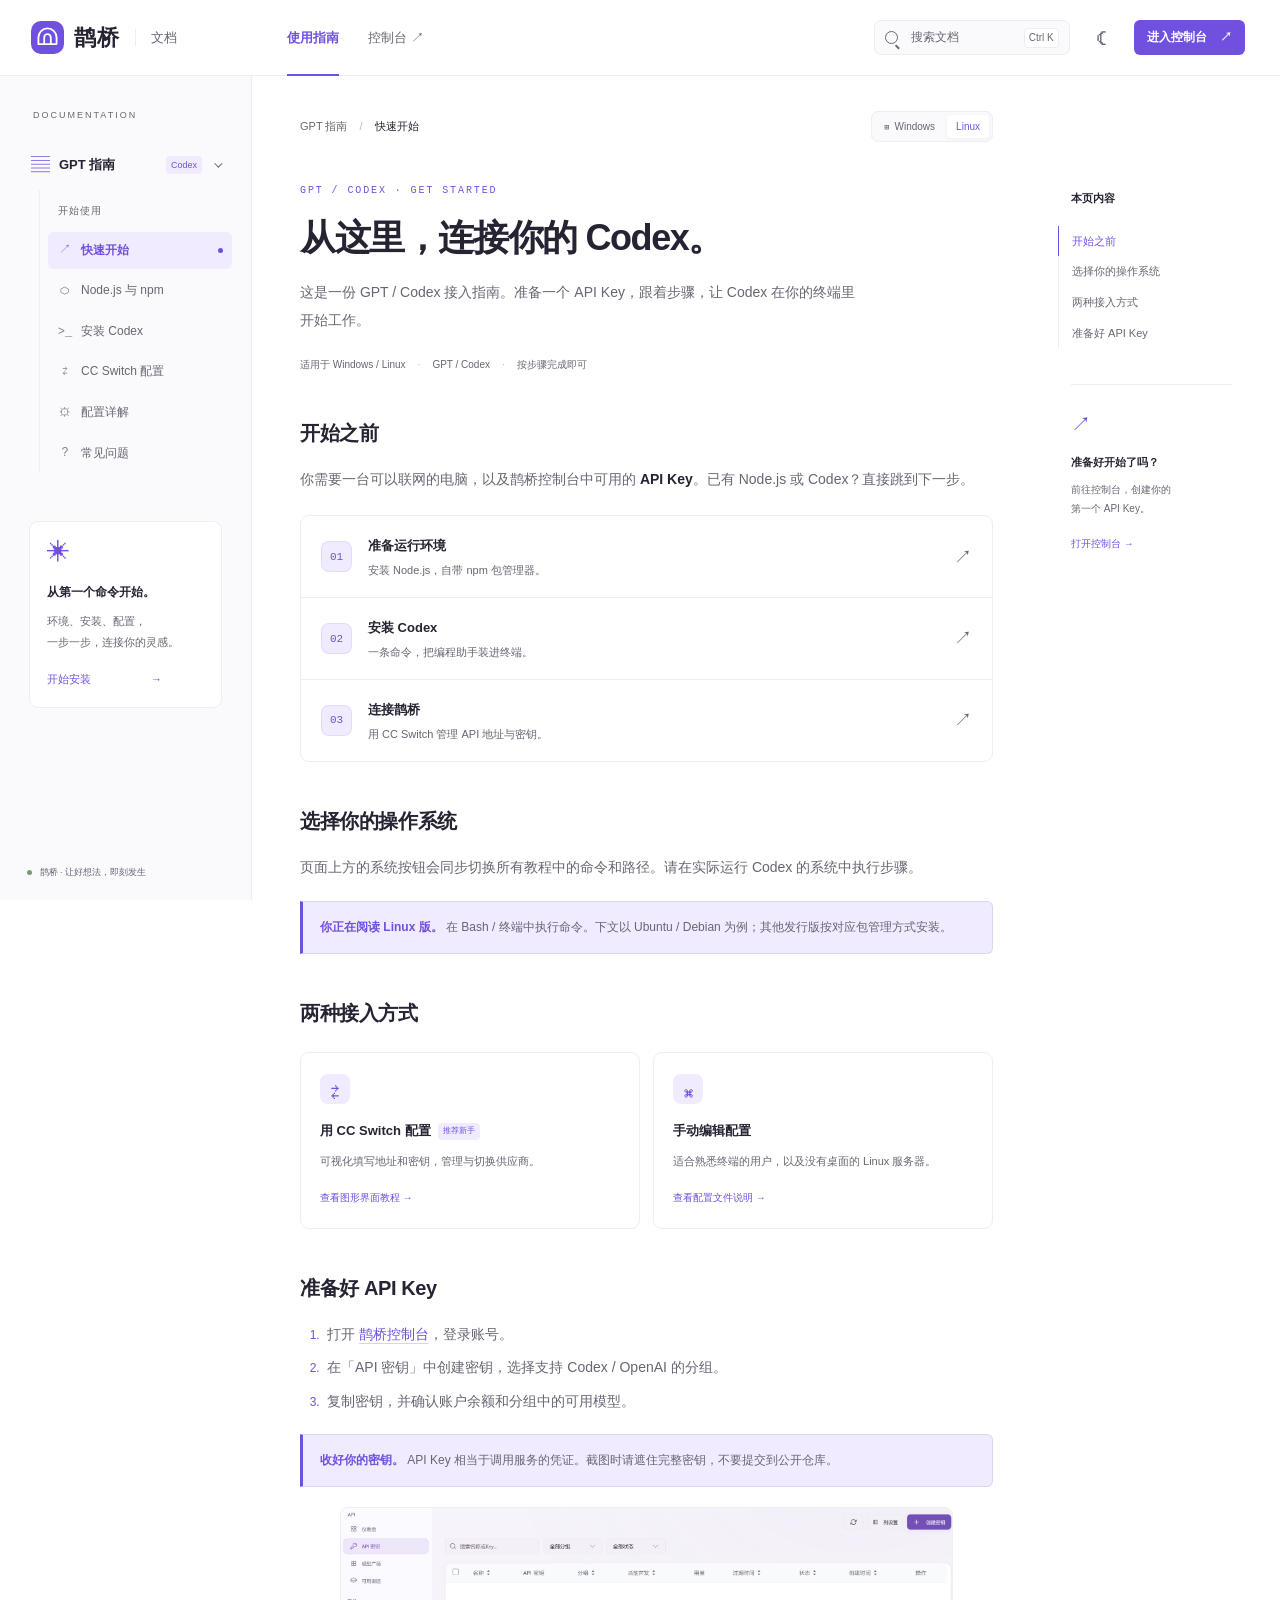
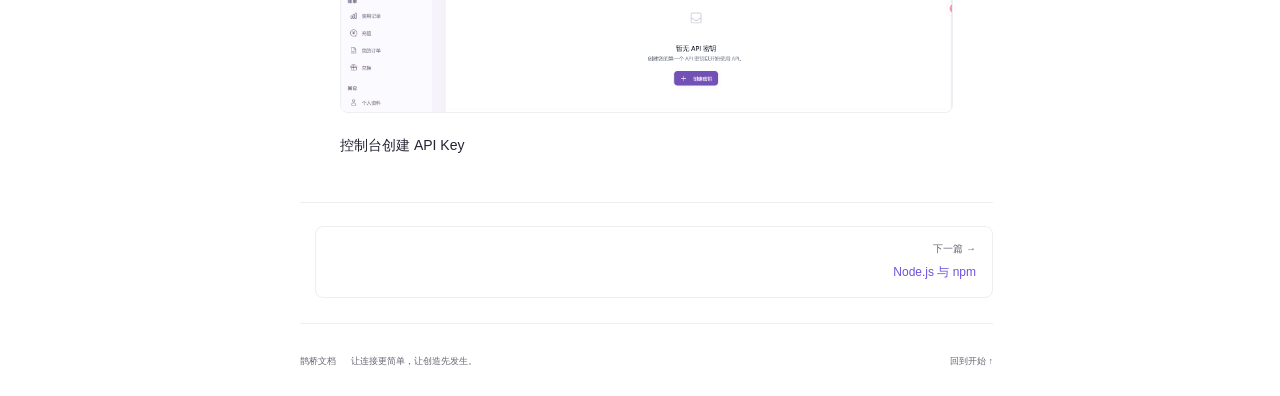
<file: landing/docs/index.html>
<!doctype html>
<html lang="zh-CN" data-theme="light">
<head>
<meta charset="utf-8">
<meta name="viewport" content="width=device-width, initial-scale=1">
<meta name="theme-color" content="#faf9fc">
<meta name="description" content="鹊桥 GPT / Codex 指南：Windows 与 Linux 的 Node.js、Codex、CC Switch 安装与 API 配置指南。">
<title>快速开始 · GPT 指南 · 鹊桥文档</title>
<link rel="icon" href="data:image/svg+xml,%3Csvg xmlns='http://www.w3.org/2000/svg' viewBox='0 0 64 64'%3E%3Crect width='64' height='64' rx='18' fill='%236d4aff'/%3E%3Cpath d='M13 44V33a19 19 0 0 1 38 0v11M13 44h38M25 44V33a7 7 0 0 1 14 0v11' fill='none' stroke='white' stroke-width='4' stroke-linecap='round'/%3E%3C/svg%3E">
<style>:root{color-scheme:light;--bg:#fff;--sidebar:#faf9fc;--surface:#f7f7fa;--text:#262332;--muted:#696573;--line:#eeedf2;--accent:#7051df;--accent-soft:#f0ebff;--code-bg:#f8f8fb;--code-text:#4c425f;--shadow:0 24px 80px #25203520}
[data-theme=dark]{color-scheme:dark;--bg:#14121a;--sidebar:#19161f;--surface:#211d29;--text:#eeeaf5;--muted:#aaa2b7;--line:#302939;--accent:#c2a7ff;--accent-soft:#2c223d;--code-bg:#1c1823;--code-text:#dfd0f3;--shadow:0 24px 80px #0008}
*,*::before,*::after{box-sizing:border-box}html{scroll-behavior:smooth;scroll-padding-top:100px}body{margin:0;font:14px/1.8 -apple-system,BlinkMacSystemFont,"Segoe UI","PingFang SC","Microsoft YaHei",sans-serif;background:var(--bg);color:var(--text);-webkit-font-smoothing:antialiased}button,input{font:inherit}button,a{-webkit-tap-highlight-color:transparent}button{cursor:pointer;color:inherit}a{color:inherit;text-decoration:none}button{background:none}svg{display:block}::selection{background:var(--accent-soft);color:var(--accent)}:focus-visible{outline:2px solid var(--accent);outline-offset:4px}[hidden]{display:none!important}.sr-only{position:absolute;width:1px;height:1px;margin:-1px;padding:0;overflow:hidden;clip:rect(0,0,0,0);white-space:nowrap;border:0}.skip{position:fixed;left:16px;top:-100px;background:var(--accent);color:var(--bg);padding:10px 18px;z-index:100}.skip:focus{top:10px}.header{height:76px;display:grid;grid-template-columns:252px 1fr;border-bottom:1px solid var(--line);position:sticky;top:0;background:var(--bg);z-index:30}.brand{display:flex;align-items:center;padding-left:31px;gap:10px}.brand svg{width:33px;height:33px;color:var(--accent)}.brand strong{font-size:22px;letter-spacing:1px}.brand-divider{height:17px;width:1px;background:var(--line);margin:0 5px}.brand-caption{font-size:13px;color:var(--muted)}.header-main{display:flex;justify-content:space-between;align-items:center;padding:0 35px;gap:20px}.top-links,.header-actions{display:flex;align-items:center;gap:29px}.top-links{height:100%;font-size:13px;color:var(--muted)}.top-links a{height:100%;display:flex;align-items:center;position:relative;white-space:nowrap}.top-links .current{color:var(--accent);font-weight:600}.top-links .current::after{content:"";position:absolute;bottom:-1px;height:2px;left:0;right:0;background:var(--accent)}.header-actions{gap:17px}.search-trigger{height:35px;min-width:196px;display:flex;align-items:center;gap:10px;padding:0 10px;border:1px solid var(--line);border-radius:7px;background:var(--sidebar);color:var(--muted);font-size:12px}.search-icon{display:inline-block;width:13px;height:13px;border:1.5px solid currentColor;border-radius:50%;position:relative;flex-shrink:0;margin-right:3px}.search-icon::after{content:"";position:absolute;bottom:-4px;right:-3px;width:5px;height:1.5px;background:currentColor;transform:rotate(45deg)}kbd{font-family:inherit;font-size:10px;border:1px solid var(--line);border-radius:4px;padding:0 4px;margin-left:auto;background:var(--bg)}.theme-toggle{border:0;font-size:22px;width:30px;height:34px;color:var(--muted);line-height:1}.console-button{padding:7px 13px;border-radius:6px;background:var(--accent);color:var(--bg);font-size:12px;font-weight:600;white-space:nowrap}.console-button span{margin-left:10px}.menu-toggle{display:none;border:1px solid var(--line);border-radius:6px;font-size:17px;width:34px;height:34px}.sidebar{position:fixed;top:76px;bottom:0;left:0;width:252px;border-right:1px solid var(--line);background:var(--sidebar);z-index:20}.sidebar-inner{padding:31px 19px 20px;height:100%;display:flex;flex-direction:column;overflow:auto}.sidebar-overline{font-size:9px;letter-spacing:2px;color:var(--muted);padding:0 14px;margin-bottom:21px}.sidebar-home{display:flex;align-items:center;gap:11px;font-weight:650;padding:0 13px}.sidebar-home>span:first-child{color:var(--accent);font-size:20px}.guide-badge{margin-left:auto;background:var(--accent-soft);border-radius:4px;font-size:10px;font-weight:500;color:var(--accent);padding:0 6px}.nav-label{font-size:10px;color:var(--muted);padding:30px 14px 12px;letter-spacing:1px}.nav-link{display:flex;align-items:center;gap:11px;padding:9px 13px;margin:3px 0;color:var(--muted);border-radius:6px;font-size:13px}.nav-icon{font:13px/1.5 Consolas,monospace;width:19px;text-align:center;opacity:.8}.nav-link.active{background:var(--accent-soft);color:var(--accent);font-weight:600}.nav-link.active::after{content:"";width:5px;height:5px;background:var(--accent);border-radius:50%;margin-left:auto}.nav-link:hover{color:var(--accent);background:var(--accent-soft)}.sidebar-tip{margin:46px 10px 25px;padding:19px 17px 16px;border:1px solid var(--line);border-radius:9px;background:var(--bg);position:relative;overflow:hidden}.tip-spark{display:block;color:var(--accent);font-size:23px;line-height:1;margin-bottom:15px}.sidebar-tip strong{font-size:12px;font-weight:600}.sidebar-tip p{font-size:11px;color:var(--muted);line-height:1.9;margin:7px 0 13px}.sidebar-tip a{font-size:11px;color:var(--accent)}.sidebar-tip a span{margin-left:57px}.sidebar-bottom{margin-top:auto;padding:15px 8px 0;font-size:9px;color:var(--muted);white-space:nowrap}.status-dot{display:inline-block;width:5px;height:5px;background:#7d9a73;border-radius:50%;margin-right:5px}main{margin-left:252px;min-height:calc(100vh - 76px)}.reading-layout{display:grid;grid-template-columns:minmax(0,760px) 174px;gap:65px;max-width:1138px;margin:auto;padding:35px 48px 0}.document{min-width:0}.document-toolbar{display:flex;align-items:center;justify-content:space-between;gap:15px;margin-bottom:41px}.breadcrumb{display:flex;align-items:center;gap:12px;font-size:11px;color:var(--muted)}.breadcrumb strong{font-weight:500;color:var(--text)}.breadcrumb>span:nth-child(2){color:#b8b4c2}.os-switch{display:flex;gap:3px;padding:3px;border:1px solid var(--line);border-radius:7px;background:var(--sidebar);flex-shrink:0}.os-switch button{border:0;padding:3px 9px;border-radius:4px;font-size:10px;line-height:1.7;color:var(--muted)}.os-switch button[aria-pressed=true]{background:var(--bg);color:var(--accent);box-shadow:0 1px 4px #3020450c}.os-switch button span{margin-right:3px}.article .page-eyebrow{font:10px/1.5 Consolas,monospace;letter-spacing:1.9px;color:var(--accent);margin:0 0 15px}.article h1{font-size:36px;letter-spacing:-1.4px;line-height:1.4;margin:0 0 16px;font-weight:720}.article>h1+p{font-size:14px;line-height:1.95;color:var(--muted);max-width:560px;margin-bottom:18px}.article h2{font-size:20px;font-weight:650;letter-spacing:-.4px;margin:38px 0 15px;padding-top:3px}.article h3{font-size:16px;margin:26px 0 10px}.article p{margin:12px 0;color:var(--muted);line-height:1.95}.article strong{color:var(--text);font-weight:600}.article a:not(.journey a,.route-cards a){color:var(--accent);text-decoration:underline;text-underline-offset:4px;text-decoration-color:color-mix(in srgb,var(--accent) 25%,transparent)}.article a:hover{text-decoration-color:var(--accent)}.article ol,.article ul{padding-left:23px;color:var(--muted);margin:16px 0}.article li{padding-left:4px;margin:8px 0}.article li::marker{color:var(--accent);font-size:12px}.intro-meta{display:flex;gap:0;flex-wrap:wrap;font-size:10px;color:var(--muted);margin:22px 0 31px}.intro-meta span+span::before{content:"·";margin:0 12px;color:#b6afc4}.journey{border:1px solid var(--line);border-radius:9px;margin:22px 0 30px;overflow:hidden}.journey a{padding:17px 20px;display:flex;align-items:center;gap:16px;transition:background .15s}.journey a+a{border-top:1px solid var(--line)}.journey a:hover{background:var(--sidebar)}.step-no{width:31px;height:31px;display:grid;place-items:center;background:var(--accent-soft);color:var(--accent);border:1px solid color-mix(in srgb,var(--accent) 10%,transparent);border-radius:8px;font:11px Consolas,monospace;flex-shrink:0}.journey strong{font-size:13px}.journey p{font-size:11px;line-height:1.7;margin:3px 0 0}.step-arrow{margin-left:auto;font-size:18px;color:var(--muted)}.article blockquote{padding:14px 17px;border:1px solid color-mix(in srgb,var(--accent) 15%,var(--line));border-left:3px solid var(--accent);border-radius:0 6px 6px 0;background:var(--accent-soft);margin:20px 0}.article blockquote p{font-size:12px;line-height:1.9;margin:0;color:var(--muted)}.article blockquote strong{color:var(--accent)}.route-cards{display:grid;grid-template-columns:1fr 1fr;gap:13px;margin:21px 0 30px}.route-cards>a{border:1px solid var(--line);border-radius:9px;padding:21px 19px;display:flex;flex-direction:column;transition:border-color .15s}.route-cards>a:hover{border-color:var(--accent)}.card-icon{display:grid;place-items:center;width:30px;height:30px;color:var(--accent);background:var(--accent-soft);border-radius:8px;font-size:20px;margin-bottom:15px}.route-cards strong{font-size:13px}.route-cards small{font-size:8px;font-weight:500;display:inline-block;padding:1px 5px;border-radius:4px;background:var(--accent-soft);color:var(--accent);margin-left:4px;vertical-align:middle}.route-cards p{font-size:11px;line-height:1.9;margin:9px 0 17px}.card-link{font-size:10px;color:var(--accent);margin-top:auto}.article :not(pre)>code{font:12px/1.65 Consolas,"SFMono-Regular",monospace;padding:2px 5px;background:var(--surface);color:var(--code-text);border:1px solid var(--line);border-radius:4px;overflow-wrap:anywhere}.code-block{border:1px solid var(--line);border-radius:8px;overflow:hidden;margin:19px 0;background:var(--code-bg)}.code-header{padding:6px 13px;display:flex;align-items:center;justify-content:space-between;border-bottom:1px solid var(--line);font:10px/1.8 Consolas,monospace;color:var(--muted)}.copy-button{font:10px/1.7 inherit;border:1px solid var(--line);border-radius:4px;padding:1px 8px;background:var(--bg);color:var(--muted);min-width:42px}.copy-button:hover{color:var(--accent)}pre{margin:0;padding:17px;overflow:auto;tab-size:2;line-height:1.9}pre code{font:12px/1.9 Consolas,"SFMono-Regular",monospace;color:var(--code-text)}.table-wrap{overflow:auto;border:1px solid var(--line);border-radius:7px;margin:20px 0}table{width:100%;border-collapse:collapse;font-size:12px}th,td{padding:11px 13px;text-align:left;border-bottom:1px solid var(--line);min-width:105px}th{font-weight:550;background:var(--sidebar);white-space:nowrap}td{color:var(--muted)}tbody tr:last-child td{border-bottom:0}.article img{max-width:100%;height:auto;border-radius:8px;border:1px solid var(--line);display:block;margin:20px 0}.screenshot-placeholder{border:1px dashed color-mix(in srgb,var(--muted) 25%,transparent);border-radius:8px;padding:27px 18px;background:var(--sidebar);text-align:center;margin:22px 0}.screenshot-placeholder>span{display:block;font-size:21px;color:var(--muted);opacity:.55;line-height:1}.screenshot-placeholder figcaption{font-size:11px;color:var(--muted);margin-top:12px}.screenshot-placeholder small{display:block;font-size:9px;margin-top:2px}.pagination{border-top:1px solid var(--line);margin-top:44px;padding-top:23px;display:flex;gap:15px;justify-content:space-between}.pagination a{flex:1;border:1px solid var(--line);border-radius:8px;padding:13px 16px;text-decoration:none!important;font-size:12px}.pagination a:hover{border-color:var(--accent)}.pagination a:last-child{text-align:right}.pagination small{display:block;font-size:10px;color:var(--muted);margin-bottom:4px}.document-footer{display:flex;flex-wrap:wrap;gap:15px;justify-content:space-between;font-size:9px;color:var(--muted);padding:29px 0 27px;margin-top:25px;border-top:1px solid var(--line)}.document-footer>span:nth-child(2){margin-right:auto}.document-footer a:hover{color:var(--accent)}.page-aside{padding-top:78px}.toc-sticky{position:sticky;top:112px}.toc-title{font-size:11px;font-weight:600;margin:0 0 17px;padding-left:13px}.page-aside nav{display:flex;flex-direction:column;border-left:1px solid var(--line)}.page-aside nav a{font-size:11px;line-height:1.7;color:var(--muted);padding:6px 0 6px 13px;margin-left:-1px;border-left:1px solid transparent}.page-aside nav a.active{color:var(--accent);border-color:var(--accent)}.page-aside nav a:hover{color:var(--accent)}.aside-help{margin:35px 0 0 13px;padding-top:21px;border-top:1px solid var(--line)}.aside-help>span{font-size:20px;color:var(--accent);display:block;margin-bottom:7px}.aside-help strong{font-size:11px;font-weight:600}.aside-help p{font-size:10px;color:var(--muted);line-height:1.9;margin:6px 0 12px}.aside-help a{font-size:10px;color:var(--accent)}dialog{padding:0;width:min(590px,calc(100% - 32px));max-height:80vh;background:var(--bg);color:var(--text);border:1px solid var(--line);border-radius:12px;box-shadow:var(--shadow);margin:12vh auto auto}dialog::backdrop{background:#19132355;backdrop-filter:blur(3px)}.search-top{display:flex;gap:12px;align-items:center;border-bottom:1px solid var(--line);padding:17px 21px}.search-top input{width:100%;min-width:0;outline:none;border:0;color:var(--text);background:transparent;font-size:14px}.search-top button{border:1px solid var(--line);color:var(--muted);border-radius:4px;font-size:10px;padding:2px 5px}#search-results{padding:9px;max-height:48vh;overflow:auto}.search-result{display:block;padding:13px;border-radius:6px}.search-result:hover,.search-result:focus{background:var(--accent-soft)}.search-result strong{font-size:13px;font-weight:550}.search-result p{font-size:11px;margin:3px 0 0;color:var(--muted);line-height:1.8}.search-empty{padding:20px;text-align:center;color:var(--muted);font-size:12px}.search-footer{border-top:1px solid var(--line);padding:10px 20px;font-size:10px;color:var(--muted);margin:0}#toast{position:fixed;bottom:24px;left:50%;transform:translateX(-50%);background:var(--text);color:var(--bg);font-size:12px;border-radius:7px;padding:9px 17px;z-index:100;opacity:0;pointer-events:none;transition:opacity .15s}#toast.visible{opacity:1}.noscript{padding:15px;border:1px solid var(--line);font-size:12px}
@media(min-width:1600px){.reading-layout{padding-top:43px;gap:80px}.document-toolbar{margin-bottom:49px}.article h1{font-size:40px}}
@media(max-width:1200px){.header{grid-template-columns:225px 1fr}.sidebar{width:225px}.brand{padding-left:25px}main{margin-left:225px}.reading-layout{gap:35px;padding-inline:35px;grid-template-columns:minmax(0,1fr) 145px}.header-main{padding-inline:25px}.top-links{gap:20px}.search-trigger{min-width:165px}.header-actions{gap:13px}.article h1{font-size:32px}.route-cards small{margin-left:0}}
@media(max-width:1000px){.page-aside{display:none}.reading-layout{display:block;max-width:800px;padding-inline:40px}.top-links a:nth-child(2){display:none}.search-trigger{min-width:145px}.search-trigger kbd{display:none}.header-main{gap:10px}.console-button{padding:7px 10px}.brand-caption,.brand-divider{display:none}.document-toolbar{margin-bottom:33px}}
@media(max-width:760px){.header{height:65px;grid-template-columns:150px 1fr}.brand{padding-left:20px;gap:8px}.brand svg{width:29px;height:29px}.brand strong{font-size:20px}.brand-caption{display:block;font-size:11px}.header-main{padding:0 17px;justify-content:flex-end}.top-links{display:none}.search-trigger{min-width:0;width:32px;justify-content:center;padding:0;border:0;background:none}.search-trigger>span:nth-child(2){display:none}.console-button{font-size:10px}.theme-toggle{font-size:20px;width:25px}.header-actions{gap:10px}.menu-toggle{display:block}.sidebar{transform:translateX(-100%);top:65px;width:255px;transition:transform .2s}.sidebar.open{transform:none}.mobile-backdrop{position:fixed;inset:65px 0 0;background:#19132355;z-index:19}.sidebar-inner{padding-top:25px}main{margin-left:0}.reading-layout{padding:26px 24px 0}.document-toolbar{margin-bottom:33px}.article h1{font-size:30px;letter-spacing:-1px}.article h2{font-size:19px;margin-top:32px}.article>h1+p{font-size:13px}.article p,.article li{font-size:13px}.intro-meta{font-size:9px}.intro-meta span+span::before{margin-inline:8px}.breadcrumb{gap:8px;font-size:10px}.os-switch button{font-size:9px;padding-inline:7px}.route-cards{gap:10px}.route-cards>a{padding:18px 15px}.route-cards strong{font-size:12px}.route-cards p{font-size:11px}.route-cards small{display:table;margin-top:5px}.journey a{padding:17px}.journey p{font-size:11px}.document-footer>span:nth-child(2){display:none}.pagination a{font-size:11px;padding:12px}.article blockquote p{font-size:11px}html{scroll-padding-top:85px}}
@media(max-width:380px){.header{grid-template-columns:128px 1fr}.header-main{padding-right:12px}.brand{padding-left:15px}.brand-caption{display:none}.header-actions{gap:7px}.reading-layout{padding-inline:18px}.article h1{font-size:27px}.intro-meta{gap:5px}.route-cards{grid-template-columns:1fr}.route-cards small{display:inline;margin-left:6px}.console-button span{margin-left:5px}}
@media(prefers-reduced-motion:reduce){html{scroll-behavior:auto}*,*::before,*::after{transition:none!important}}
@media(max-width:520px){.header .console-button{display:none}}

.guide-group>summary{display:flex;align-items:center;gap:9px;padding:9px 12px;cursor:pointer;list-style:none;border-radius:6px}.guide-group>summary::-webkit-details-marker{display:none}.guide-group>summary::marker{content:""}.guide-group>summary:hover{background:var(--accent-soft)}.guide-group>summary strong{font-size:13px;font-weight:650;white-space:nowrap}.guide-symbol{color:var(--accent);font-size:19px;line-height:1}.guide-group .guide-badge{margin-left:auto;font-size:9px;padding:1px 5px}.guide-chevron{width:6px;height:6px;border-right:1.5px solid var(--muted);border-bottom:1.5px solid var(--muted);transform:rotate(-45deg);margin-left:3px;transition:transform .15s;flex-shrink:0}.guide-group[open] .guide-chevron{transform:rotate(45deg) translateY(-2px)}.guide-children{margin:4px 0 0 20px;padding-left:8px;border-left:1px solid var(--line)}.guide-children .nav-label{padding:12px 10px 9px}.guide-children .nav-link{padding:8px 9px;gap:8px;font-size:12px}.guide-children .nav-icon{width:16px;font-size:12px}
</style>
</head>
<body>
<a class="skip" href="#main">跳到正文</a>
<header class="header">
<a class="brand" href="../index.html" aria-label="鹊桥首页"><svg viewBox="0 0 40 40" aria-hidden="true"><rect width="40" height="40" rx="12" fill="currentColor"/><path d="M9 28v-8a11 11 0 0 1 22 0v8M9 28h22M16 28v-8a4 4 0 0 1 8 0v8" fill="none" stroke="white" stroke-width="2.2" stroke-linecap="round"/></svg><strong>鹊桥</strong><span class="brand-divider"></span><span class="brand-caption">文档</span></a>
<div class="header-main"><div class="top-links"><a href="#quickstart" class="current">使用指南</a><a href="https://api.queqiaohub.com/dashboard" target="_blank" rel="noopener noreferrer">控制台 ↗</a></div><div class="header-actions"><button class="search-trigger" aria-haspopup="dialog"><span class="search-icon" aria-hidden="true"></span><span>搜索文档</span><kbd>Ctrl K</kbd></button><button class="theme-toggle" aria-label="切换到深色模式" title="切换主题">☾</button><a class="console-button" href="https://api.queqiaohub.com/dashboard" target="_blank" rel="noopener noreferrer">进入控制台 <span aria-hidden="true">↗</span></a><button class="menu-toggle" aria-label="打开文档目录" aria-controls="sidebar" aria-expanded="false">☰</button></div></div>
</header>
<div class="mobile-backdrop" hidden></div>
<aside class="sidebar" id="sidebar" aria-label="文档导航"><div class="sidebar-inner"><div class="sidebar-overline">DOCUMENTATION</div><details class="guide-group" open><summary><span class="guide-symbol" aria-hidden="true">▤</span><strong>GPT 指南</strong><span class="guide-badge">Codex</span><span class="guide-chevron" aria-hidden="true"></span></summary><div class="guide-children"><div class="nav-label">开始使用</div><nav aria-label="GPT 指南"><a class="nav-link active" href="#quickstart" aria-current="page"><span class="nav-icon" aria-hidden="true">↗</span>快速开始</a>
<a class="nav-link" href="#node"><span class="nav-icon" aria-hidden="true">⬡</span>Node.js 与 npm</a>
<a class="nav-link" href="#codex"><span class="nav-icon" aria-hidden="true">&gt;_</span>安装 Codex</a>
<a class="nav-link" href="#cc-switch"><span class="nav-icon" aria-hidden="true">⇄</span>CC Switch 配置</a>
<a class="nav-link" href="#configuration"><span class="nav-icon" aria-hidden="true">⚙</span>配置详解</a>
<a class="nav-link" href="#faq"><span class="nav-icon" aria-hidden="true">?</span>常见问题</a></nav></div></details><div class="sidebar-tip"><span class="tip-spark" aria-hidden="true">✳</span><strong>从第一个命令开始。</strong><p>环境、安装、配置，<br>一步一步，连接你的灵感。</p><a href="#node">开始安装 <span aria-hidden="true">→</span></a></div><div class="sidebar-bottom"><span class="status-dot"></span> 鹊桥 · 让好想法，即刻发生</div></div></aside>
<main id="main" tabindex="-1"><div class="reading-layout"><div class="document"><div class="document-toolbar"><div class="breadcrumb"><span>GPT 指南</span><span aria-hidden="true">/</span><strong id="breadcrumb-title">快速开始</strong></div><div class="os-switch" role="group" aria-label="教程操作系统"><button data-set-os="windows" aria-pressed="true"><span aria-hidden="true">⊞</span> Windows</button><button data-set-os="linux" aria-pressed="false">Linux</button></div></div><noscript><p class="noscript">请启用 JavaScript 以切换文档与操作系统。下方为快速开始，也可直接阅读同目录的 content.md。</p></noscript><article class="article" id="quickstart" data-title="快速开始"><p class="page-eyebrow">GPT / CODEX · GET STARTED</p><h1 id="quickstart-section-1">从这里，连接你的 Codex。</h1>
<p>这是一份 GPT / Codex 接入指南。准备一个 API Key，跟着步骤，让 Codex 在你的终端里开始工作。</p>
<div class="intro-meta"><span>适用于 Windows / Linux</span><span>GPT / Codex</span><span>按步骤完成即可</span></div>

<h2 id="quickstart-section-2">开始之前</h2>
<p>你需要一台可以联网的电脑，以及鹊桥控制台中可用的 <strong>API Key</strong>。已有 Node.js 或 Codex？直接跳到下一步。</p>
<div class="journey">
<a href="#node"><span class="step-no">01</span><div><strong>准备运行环境</strong><p>安装 Node.js，自带 npm 包管理器。</p></div><span class="step-arrow">↗</span></a>
<a href="#codex"><span class="step-no">02</span><div><strong>安装 Codex</strong><p>一条命令，把编程助手装进终端。</p></div><span class="step-arrow">↗</span></a>
<a href="#cc-switch"><span class="step-no">03</span><div><strong>连接鹊桥</strong><p>用 CC Switch 管理 API 地址与密钥。</p></div><span class="step-arrow">↗</span></a>
</div>

<h2 id="quickstart-section-3">选择你的操作系统</h2>
<p>页面上方的系统按钮会同步切换所有教程中的命令和路径。请在实际运行 Codex 的系统中执行步骤。</p>
<section data-os="windows">
<blockquote>
<p><strong>你正在阅读 Windows 版。</strong> 使用 PowerShell 执行命令。安装完 Node.js 后，先关闭终端，再重新打开。</p>
</blockquote>

</section>


<section data-os="linux" hidden>
<blockquote>
<p><strong>你正在阅读 Linux 版。</strong> 在 Bash / 终端中执行命令。下文以 Ubuntu / Debian 为例；其他发行版按对应包管理方式安装。</p>
</blockquote>

</section>

<h2 id="quickstart-section-4">两种接入方式</h2>
<div class="route-cards">
<a href="#cc-switch"><span class="card-icon">⇄</span><strong>用 CC Switch 配置 <small>推荐新手</small></strong><p>可视化填写地址和密钥，管理与切换供应商。</p><span class="card-link">查看图形界面教程 →</span></a>
<a href="#configuration"><span class="card-icon">⌘</span><strong>手动编辑配置</strong><p>适合熟悉终端的用户，以及没有桌面的 Linux 服务器。</p><span class="card-link">查看配置文件说明 →</span></a>
</div>

<h2 id="quickstart-section-5">准备好 API Key</h2>
<ol>
<li>打开 <a href="https://api.queqiaohub.com/dashboard" target="_blank" rel="noopener noreferrer">鹊桥控制台</a>，登录账号。</li>
<li>在「API 密钥」中创建密钥，选择支持 Codex / OpenAI 的分组。</li>
<li>复制密钥，并确认账户余额和分组中的可用模型。</li>
</ol>
<blockquote>
<p><strong>收好你的密钥。</strong> API Key 相当于调用服务的凭证。截图时请遮住完整密钥，不要提交到公开仓库。</p>
</blockquote>
<figure><img src="images/api-key.png" alt="控制台创建 API Key" loading="lazy"><figcaption>控制台创建 API Key</figcaption></figure>
<nav class="pagination" aria-label="前后文档"><span></span><a href="#node"><small>下一篇 →</small>Node.js 与 npm</a></nav></article>
<article class="article" id="node" data-title="Node.js 与 npm" hidden><p class="page-eyebrow">RUNTIME</p><h1 id="node-section-1">安装 Node.js 与 npm</h1>
<p>先准备运行环境。npm 随 Node.js 一起安装，不需要再单独下载。</p>
<h2 id="node-section-2">下载与安装</h2>
<section data-os="windows">
<ol>
<li>打开 <a href="https://nodejs.org/zh-cn/download" target="_blank" rel="noopener noreferrer">Node.js 官方下载页</a>。</li>
<li>选择 <strong>LTS（长期支持版）</strong> 和 Windows 安装包（<code>.msi</code>）。处理器为 ARM 时选择对应架构。</li>
<li>双击安装，保留默认的 npm 与 PATH 选项，按提示完成。</li>
<li>关闭现有的 PowerShell 窗口，重新打开一个终端。</li>
</ol>
<figure><img src="images/node-windows.png" alt="Windows 安装 Node.js" loading="lazy"><figcaption>Windows 安装 Node.js</figcaption></figure>


</section>


<section data-os="linux" hidden>
<p>推荐使用版本管理器安装 Node.js，便于升级，也能减少全局 npm 安装时的权限问题。先按 <a href="https://github.com/nvm-sh/nvm#installing-and-updating" target="_blank" rel="noopener noreferrer">nvm 官方说明</a> 安装 nvm，然后重新打开终端，执行：</p>
<div class="code-block"><div class="code-header"><span>bash</span><button type="button" class="copy-button" aria-label="复制代码">复制</button></div><pre><code>nvm install --lts
nvm use --lts</code></pre></div>
<p>也可以从 <a href="https://nodejs.org/zh-cn/download" target="_blank" rel="noopener noreferrer">Node.js 官方下载页</a> 选择 Linux 和对应架构，按官方步骤安装 LTS 版。</p>
<figure class="screenshot-placeholder"><span aria-hidden="true">▧</span><figcaption>Linux 安装 Node.js<small><code>images/node-linux.png</code></small></figcaption></figure>


</section>

<h2 id="node-section-3">验证安装</h2>
<p>在新打开的终端中逐行执行：</p>
<div class="code-block"><div class="code-header"><span>bash</span><button type="button" class="copy-button" aria-label="复制代码">复制</button></div><pre><code>node --version
npm --version</code></pre></div>
<p>两条命令都能输出版本号，就可以继续安装 Codex。版本号随 LTS 发布变化，无需与截图完全一致。</p>
<section data-os="windows">
<p>如果提示 <code>npm.ps1</code> 无法加载，可以在 PowerShell 中改用 <code>npm.cmd --version</code>，后续的 <code>npm</code> 命令同样可以写成 <code>npm.cmd</code>。</p>

</section>


<section data-os="linux" hidden>
<p>如果 <code>nvm</code> 找不到，重新打开终端，或按 nvm 安装说明加载 shell 配置；<code>nvm</code> 是 shell 函数，应用在同一个用户的终端中。</p>

</section>

<h2 id="node-section-4">下一步</h2>
<p>环境准备完成，前往 <a href="#codex">安装 Codex</a>。</p>
<nav class="pagination" aria-label="前后文档"><a href="#quickstart"><small>← 上一篇</small>快速开始</a><a href="#codex"><small>下一篇 →</small>安装 Codex</a></nav></article>
<article class="article" id="codex" data-title="安装 Codex" hidden><p class="page-eyebrow">CODEX CLI</p><h1 id="codex-section-1">安装 Codex</h1>
<p>Codex CLI 是在终端中使用的编程助手。这份指南采用 npm 安装方式。</p>
<h2 id="codex-section-2">全局安装</h2>
<p>在终端执行以下命令，等待安装完成：</p>
<div class="code-block"><div class="code-header"><span>bash</span><button type="button" class="copy-button" aria-label="复制代码">复制</button></div><pre><code>npm install -g @openai/codex</code></pre></div>
<section data-os="windows">
<p>如果 PowerShell 提示禁止运行 <code>npm.ps1</code>，改用以下命令，无需调整系统执行策略：</p>
<div class="code-block"><div class="code-header"><span>powershell</span><button type="button" class="copy-button" aria-label="复制代码">复制</button></div><pre><code>npm.cmd install -g @openai/codex</code></pre></div>

</section>


<section data-os="linux" hidden>
<p>若出现 <code>EACCES</code> 权限错误，先回到 <a href="#node">Node.js 与 npm</a>，用当前用户的 nvm 环境安装 Node.js，然后重试。</p>

</section>

<h2 id="codex-section-3">检查是否安装成功</h2>
<div class="code-block"><div class="code-header"><span>bash</span><button type="button" class="copy-button" aria-label="复制代码">复制</button></div><pre><code>codex --version</code></pre></div>
<p>看到版本号说明安装成功。如果提示找不到命令，先重开终端，再检查 npm 全局安装目录是否已加入 PATH。</p>
<figure><img src="images/codex-installed.png" alt="Codex 安装成功后的终端" loading="lazy"><figcaption>Codex 安装成功后的终端</figcaption></figure>


<h2 id="codex-section-4">配置后再开始</h2>
<p>接下来选择 <a href="#cc-switch">CC Switch 配置</a> 或 <a href="#configuration">手动配置</a>。接入鹊桥使用控制台创建的 API Key，请先完成供应商配置。</p>
<h2 id="codex-section-5">第一次运行</h2>
<p>配置完成后，在你自己的项目目录打开终端，执行：</p>
<div class="code-block"><div class="code-header"><span>bash</span><button type="button" class="copy-button" aria-label="复制代码">复制</button></div><pre><code>codex</code></pre></div>
<p>可以先输入：「请介绍这个项目的目录结构，先不要修改文件。」按提示确认工作目录与权限，收到回复后再开始实际任务。</p>
<h2 id="codex-section-6">更新 Codex</h2>
<div class="code-block"><div class="code-header"><span>bash</span><button type="button" class="copy-button" aria-label="复制代码">复制</button></div><pre><code>npm install -g @openai/codex@latest</code></pre></div>
<p>更新后结束旧会话，再重新启动 Codex。如使用的版本运行后台守护进程，也需要通过工具提供的重启入口重新加载配置；先保存正在进行的工作。</p>
<p>参考：<a href="https://developers.openai.com/codex/cli/" target="_blank" rel="noopener noreferrer">OpenAI 官方 Codex CLI 文档</a>。</p>
<nav class="pagination" aria-label="前后文档"><a href="#node"><small>← 上一篇</small>Node.js 与 npm</a><a href="#cc-switch"><small>下一篇 →</small>CC Switch 配置</a></nav></article>
<article class="article" id="cc-switch" data-title="CC Switch 配置" hidden><p class="page-eyebrow">CC SWITCH</p><h1 id="cc-switch-section-1">用 CC Switch 连接</h1>
<p>把服务地址、API Key 和模型放在一起管理。以后切换供应商，不必反复寻找配置文件。</p>
<h2 id="cc-switch-section-2">下载 CC Switch</h2>
<p>前往 <a href="https://github.com/farion1231/cc-switch/releases/latest" target="_blank" rel="noopener noreferrer">CC Switch 官方 Releases</a>，下载适合系统与处理器架构的最新安装包。</p>
<section data-os="windows">
<p>选择文件名包含 <code>Windows</code> 的 <code>.msi</code> 安装包，或 <code>Windows-Portable.zip</code> 便携版。常见电脑选 x64 对应版本，ARM 电脑选 arm64 版本。安装后打开 CC Switch。</p>
<figure><img src="images/cc-download-windows.png" alt="Windows 下载与安装 CC Switch" loading="lazy"><figcaption>Windows 下载与安装 CC Switch</figcaption></figure>


</section>


<section data-os="linux" hidden>
<p>Ubuntu / Debian 桌面系统选择 <code>.deb</code>；支持相应依赖的 RPM 系统选择 <code>.rpm</code>，也可以使用 AppImage。按自己的处理器架构选择 x86_64 / arm64。</p>
<p>Ubuntu / Debian 示例：把文件名替换成实际下载的文件名。</p>
<div class="code-block"><div class="code-header"><span>bash</span><button type="button" class="copy-button" aria-label="复制代码">复制</button></div><pre><code>sudo apt install ./CC-Switch-实际版本-Linux-x86_64.deb</code></pre></div>
<p><strong>需要图形桌面。</strong> CC Switch 官方桌面版要求 glibc 2.35+ 与 WebKitGTK 4.1。仅通过 SSH 使用的服务器，请跳到 <a href="#configuration">手动配置</a>。</p>
<figure class="screenshot-placeholder"><span aria-hidden="true">▧</span><figcaption>Linux 桌面安装 CC Switch<small><code>images/cc-download-linux.png</code></small></figcaption></figure>


</section>

<h2 id="cc-switch-section-3">添加 Codex 供应商</h2>
<ol>
<li>打开 CC Switch，在侧栏选择 <strong>Codex</strong>。</li>
<li>点击「添加供应商」或右上角的 <strong>+</strong>，选择自定义供应商。</li>
<li>填入下表信息，保存后点击「启用」。不同版本的界面名称可能略有不同。</li>
</ol>
<div class="table-wrap"><table>
<thead>
<tr>
<th>配置项</th>
<th>填写内容</th>
</tr>
</thead>
<tbody><tr>
<td>供应商名称</td>
<td><code>鹊桥</code>，也可以自定义</td>
</tr>
<tr>
<td>API 地址 / Endpoint</td>
<td><code>https://api.queqiaohub.com</code>，优先使用控制台一键导入的地址</td>
</tr>
<tr>
<td>API Key</td>
<td>在鹊桥控制台创建的完整密钥</td>
</tr>
<tr>
<td>模型</td>
<td>填写当前分组支持的模型 ID，以控制台为准</td>
</tr>
<tr>
<td>接口协议（如有）</td>
<td><code>Responses</code></td>
</tr>
</tbody></table></div>
<blockquote>
<p><strong>更方便的方式。</strong> 若控制台的 API 密钥页面提供「导入 CC Switch」，可以直接导入，再在 CC Switch 中核对并启用。不要重复给已带 <code>/v1</code> 的地址追加 <code>/v1</code>。</p>
</blockquote>
<figure><img src="images/cc-provider.png" alt="CC Switch 的 Codex 供应商配置" loading="lazy"><figcaption>CC Switch 的 Codex 供应商配置</figcaption></figure>


<h2 id="cc-switch-section-4">启用并验证</h2>
<p>保存后启用「鹊桥」，结束旧 Codex 会话，在项目目录重新执行 <code>codex</code>，发送一条简单的问题确认有回复。若 CC Switch 提示重启 Codex 守护进程，请先保存任务，再按提示操作。</p>
<section data-os="windows">
<p>如果你在 <strong>WSL</strong> 中运行 Codex，Windows 的配置目录与 WSL 的目录是两份。请在 CC Switch 的「设置 → 应用配置」中选择 WSL 内的 <code>.codex</code> 目录，或直接在 WSL 中 <a href="#configuration">手动配置</a>。</p>

</section>


<section data-os="linux" hidden>
<p>CC Switch 应与 Codex 使用同一个 Linux 用户的配置目录。不要用 <code>sudo</code> 启动 Codex，否则可能读取到 root 用户的另一份配置。</p>

</section>

<h2 id="cc-switch-section-5">下一步</h2>
<p>想了解各字段的作用？查看 <a href="#configuration">配置详解</a>。遇到问题可以先看 <a href="#faq">常见问题</a>。</p>
<p>参考：<a href="https://github.com/farion1231/cc-switch/blob/main/README_ZH.md" target="_blank" rel="noopener noreferrer">CC Switch 官方中文说明</a>。</p>
<nav class="pagination" aria-label="前后文档"><a href="#codex"><small>← 上一篇</small>安装 Codex</a><a href="#configuration"><small>下一篇 →</small>配置详解</a></nav></article>
<article class="article" id="configuration" data-title="配置详解" hidden><p class="page-eyebrow">CONFIGURATION</p><h1 id="configuration-section-1">配置详解</h1>
<p>不使用 CC Switch 时，也可以手动配置。已有配置请先备份，再合并需要的字段。</p>
<h2 id="configuration-section-2">找到配置文件</h2>
<p>默认配置文件在当前用户主目录下的 <code>.codex/config.toml</code>。如果设置过 <code>CODEX_HOME</code>，以该目录为准。</p>
<section data-os="windows">
<p>在 PowerShell 中创建目录并打开配置文件：</p>
<div class="code-block"><div class="code-header"><span>powershell</span><button type="button" class="copy-button" aria-label="复制代码">复制</button></div><pre><code>New-Item -ItemType Directory -Force &quot;$env:USERPROFILE\.codex&quot;
notepad &quot;$env:USERPROFILE\.codex\config.toml&quot;</code></pre></div>
<p>通常对应 <code>C:\Users\你的用户名\.codex\config.toml</code>。</p>

</section>


<section data-os="linux" hidden>
<p>在终端中创建目录并编辑文件：</p>
<div class="code-block"><div class="code-header"><span>bash</span><button type="button" class="copy-button" aria-label="复制代码">复制</button></div><pre><code>mkdir -p ~/.codex
nano ~/.codex/config.toml</code></pre></div>
<p>通常对应 <code>/home/你的用户名/.codex/config.toml</code>。也可以使用你熟悉的编辑器。</p>

</section>

<h2 id="configuration-section-3">填写供应商配置</h2>
<p>下面使用环境变量存放密钥。请将 <code>YOUR_MODEL_ID</code> 替换为鹊桥控制台中当前分组可用的模型 ID。</p>
<div class="code-block"><div class="code-header"><span>toml</span><button type="button" class="copy-button" aria-label="复制代码">复制</button></div><pre><code>model_provider = &quot;queqiao&quot;
model = &quot;YOUR_MODEL_ID&quot;

[model_providers.queqiao]
name = &quot;鹊桥&quot;
base_url = &quot;https://api.queqiaohub.com&quot;
wire_api = &quot;responses&quot;
env_key = &quot;QUEQIAO_API_KEY&quot;
requires_openai_auth = false</code></pre></div>
<div class="table-wrap"><table>
<thead>
<tr>
<th>字段</th>
<th>作用</th>
</tr>
</thead>
<tbody><tr>
<td><code>model_provider</code></td>
<td>当前使用的供应商 ID，与下方 <code>queqiao</code> 一致</td>
</tr>
<tr>
<td><code>model</code></td>
<td>实际请求的模型 ID，以控制台可用列表为准</td>
</tr>
<tr>
<td><code>base_url</code></td>
<td>API 基础地址；按控制台接入说明填写，避免重复 <code>/v1</code></td>
</tr>
<tr>
<td><code>wire_api</code></td>
<td>Codex 使用的接口协议，设置为 <code>responses</code></td>
</tr>
<tr>
<td><code>env_key</code></td>
<td>读取哪个环境变量作为 API Key</td>
</tr>
<tr>
<td><code>requires_openai_auth</code></td>
<td>自定义供应商使用 API Key，设为 <code>false</code></td>
</tr>
</tbody></table></div>
<h2 id="configuration-section-4">设置 API Key</h2>
<p>将示例中的 <code>YOUR_API_KEY</code> 替换为你的真实密钥。以下命令只对当前终端会话生效，随后在同一终端启动 Codex。</p>
<section data-os="windows">
<div class="code-block"><div class="code-header"><span>powershell</span><button type="button" class="copy-button" aria-label="复制代码">复制</button></div><pre><code>$env:QUEQIAO_API_KEY = &quot;YOUR_API_KEY&quot;
codex</code></pre></div>
<p>需要长期使用时，可以在 Windows「编辑账户的环境变量」中添加 <code>QUEQIAO_API_KEY</code>，然后重新打开终端。</p>

</section>


<section data-os="linux" hidden>
<div class="code-block"><div class="code-header"><span>bash</span><button type="button" class="copy-button" aria-label="复制代码">复制</button></div><pre><code>export QUEQIAO_API_KEY=&quot;YOUR_API_KEY&quot;
codex</code></pre></div>
<p>需要长期使用时，可以把环境变量设置加入自己的 <code>~/.bashrc</code>；使用 Zsh 则编辑 <code>~/.zshrc</code>。保存后重新打开终端。配置文件中含真实密钥时，请妥善保管。</p>

</section>

<h2 id="configuration-section-5">确认配置生效</h2>
<ol>
<li>保存 <code>config.toml</code>，确认 <code>model</code> 已替换。</li>
<li>在设有密钥环境变量的同一终端里启动 <code>codex</code>。</li>
<li>发送简单的问题，确认能收到回复；也可在控制台查看调用记录。</li>
</ol>
<figure class="screenshot-placeholder"><span aria-hidden="true">▧</span><figcaption>Codex 成功连接后的界面<small><code>images/codex-ready.png</code></small></figcaption></figure>


<blockquote>
<p><strong>用 CC Switch 管理时</strong>，优先在 CC Switch 内修改该供应商，再启用并重启 Codex，避免切换时手动修改的关键字段被覆盖。</p>
</blockquote>
<p>参考：<a href="https://developers.openai.com/codex/config-reference/" target="_blank" rel="noopener noreferrer">OpenAI 官方配置参考</a>。</p>
<nav class="pagination" aria-label="前后文档"><a href="#cc-switch"><small>← 上一篇</small>CC Switch 配置</a><a href="#faq"><small>下一篇 →</small>常见问题</a></nav></article>
<article class="article" id="faq" data-title="常见问题" hidden><p class="page-eyebrow">TROUBLESHOOTING</p><h1 id="faq-section-1">常见问题</h1>
<p>先检查运行环境、密钥、地址和模型，通常就能找到问题。</p>
<h2 id="faq-section-2">提示找不到 node、npm 或 codex</h2>
<p>先关闭终端再重新打开。运行 <code>node --version</code> 和 <code>npm --version</code>；如果这两条也失败，回到 <a href="#node">Node.js 安装</a>。只有 <code>codex</code> 失败时，检查全局安装是否成功，以及 npm 全局目录是否在 PATH 中。</p>
<h2 id="faq-section-3">Windows 提示无法加载 npm.ps1</h2>
<p>把命令中的 <code>npm</code> 换成 <code>npm.cmd</code> 再运行。如果 <code>codex.ps1</code> 也受限制，可以执行 <code>codex.cmd</code>。这不需要修改系统执行策略。</p>
<h2 id="faq-section-4">请求返回 401 / 403</h2>
<p>检查 API Key 是否完整、是否仍然有效，以及当前分组是否允许调用目标模型。手动配置时，确认环境变量与 <code>env_key</code> 指向同一个名称，并且在启动 Codex 的终端里可用。</p>
<h2 id="faq-section-5">请求返回 404 或模型不可用</h2>
<p>核对地址是否重复出现 <code>/v1/v1</code>，接口协议是否为 <code>responses</code>，模型 ID 是否来自当前分组的可用模型列表。以控制台导出的接入配置为准。</p>
<h2 id="faq-section-6">CC Switch 改完配置没有生效</h2>
<p>确认已点击「启用」，保存正在进行的工作并重启 Codex；若 CC Switch 提示有后台守护进程，请使用其重启入口。也要检查 Codex 与 CC Switch 是否使用同一个用户、同一个配置目录，尤其是 Windows 与 WSL 混用时。</p>
<h2 id="faq-section-7">Linux 服务器没有桌面环境</h2>
<p>无需安装 CC Switch 桌面版。完成 <a href="#node">Node.js 安装</a> 和 <a href="#codex">Codex 安装</a> 后，按 <a href="#configuration">手动配置</a> 设置地址、模型和 API Key 即可。</p>
<nav class="pagination" aria-label="前后文档"><a href="#configuration"><small>← 上一篇</small>配置详解</a><a href="#quickstart"><small>已完成入门指南</small>回到快速开始 ↗</a></nav></article><footer class="document-footer"><span>鹊桥文档</span><span>让连接更简单，让创造先发生。</span><a href="#quickstart">回到开始 ↑</a></footer></div><aside class="page-aside" aria-label="本页目录"><div class="toc-sticky"><p class="toc-title">本页内容</p><nav id="toc"></nav><div class="aside-help"><span aria-hidden="true">↗</span><strong>准备好开始了吗？</strong><p>前往控制台，创建你的<br>第一个 API Key。</p><a href="https://api.queqiaohub.com/dashboard" target="_blank" rel="noopener noreferrer">打开控制台 →</a></div></div></aside></div></main>
<dialog id="search-dialog" aria-labelledby="search-title"><form method="dialog" class="search-top"><label id="search-title" for="search-input" class="sr-only">搜索文档</label><span class="search-icon" aria-hidden="true"></span><input id="search-input" type="search" placeholder="搜索命令、配置或问题…" autocomplete="off"><button aria-label="关闭搜索">Esc</button></form><div id="search-results" aria-live="polite"></div><p class="search-footer">搜索 GPT 指南 · 点击结果跳转 · Esc 关闭</p></dialog>
<div id="toast" role="status" aria-live="polite"></div>
<script>(() => {
  'use strict';
  const $ = (s, root = document) => root.querySelector(s);
  const $$ = (s, root = document) => [...root.querySelectorAll(s)];
  const articles = $$('.article');
  const sidebar = $('#sidebar');
  const menu = $('.menu-toggle');
  const backdrop = $('.mobile-backdrop');
  const dialog = $('#search-dialog');
  const searchInput = $('#search-input');
  const results = $('#search-results');
  const storage = {
    get(key) { try { return localStorage.getItem(key); } catch { return null; } },
    set(key, value) { try { localStorage.setItem(key, value); } catch { /* file/private mode */ } }
  };
  let currentArticle = articles[0];
  let tocHeadings = [];
  let os = storage.get('queqiao-docs-os') || (/Linux/.test(navigator.platform) ? 'linux' : 'windows');
  if (!['windows', 'linux'].includes(os)) os = 'windows';
  function setTheme(theme) {
    document.documentElement.dataset.theme = theme;
    const dark = theme === 'dark';
    $('.theme-toggle').textContent = dark ? '☀' : '☾';
    $('.theme-toggle').setAttribute('aria-label', dark ? '切换到浅色模式' : '切换到深色模式');
    $('meta[name="theme-color"]').content = dark ? '#14121a' : '#faf9fc';
  }
  const savedTheme = storage.get('queqiao-docs-theme');
  setTheme(['light', 'dark'].includes(savedTheme) ? savedTheme : 'light');
  $('.theme-toggle').addEventListener('click', () => {
    const theme = document.documentElement.dataset.theme === 'light' ? 'dark' : 'light';
    setTheme(theme); storage.set('queqiao-docs-theme', theme);
  });
  function closeMenu() {
    sidebar.classList.remove('open'); backdrop.hidden = true;
    menu.setAttribute('aria-expanded', 'false'); menu.setAttribute('aria-label', '打开文档目录');
  }
  menu.addEventListener('click', () => {
    const open = !sidebar.classList.contains('open');
    sidebar.classList.toggle('open', open); backdrop.hidden = !open;
    menu.setAttribute('aria-expanded', String(open));
    menu.setAttribute('aria-label', open ? '关闭文档目录' : '打开文档目录');
  });
  backdrop.addEventListener('click', closeMenu);
  document.addEventListener('keydown', event => { if (event.key === 'Escape') closeMenu(); });
  window.addEventListener('resize', () => { if (innerWidth > 760) closeMenu(); });
  function updateTocActive() {
    if (!tocHeadings.length) return;
    let active = tocHeadings[0];
    for (const heading of tocHeadings) { if (heading.getBoundingClientRect().top <= 145) active = heading; }
    $$('#toc a').forEach(a => {
      const selected = a.dataset.heading === active.id;
      a.classList.toggle('active', selected);
      if (selected) a.setAttribute('aria-current', 'location'); else a.removeAttribute('aria-current');
    });
  }
  function buildToc() {
    const toc = $('#toc'); toc.replaceChildren();
    tocHeadings = $$('h2', currentArticle).filter(h => !h.closest('[hidden]'));
    tocHeadings.forEach(heading => {
      const link = document.createElement('a'); link.href = '#' + currentArticle.id + '/' + encodeURIComponent(heading.id);
      link.textContent = heading.textContent; link.dataset.heading = heading.id; toc.append(link);
    });
    updateTocActive();
  }
  function setOs(value) {
    os = value; storage.set('queqiao-docs-os', os);
    $$('[data-os]').forEach(el => { el.hidden = el.dataset.os !== os; });
    $$('[data-set-os]').forEach(button => button.setAttribute('aria-pressed', String(button.dataset.setOs === os)));
    buildToc();
  }
  $$('[data-set-os]').forEach(button => button.addEventListener('click', () => setOs(button.dataset.setOs)));
  function route() {
    let hash;
    try { hash = decodeURIComponent(location.hash.slice(1)); } catch { hash = ''; }
    const [id, headingId] = hash.split('/');
    const next = articles.find(article => article.id === id) || articles[0];
    const changed = next !== currentArticle;
    currentArticle = next;
    $('.guide-group').open = true;
    articles.forEach(article => { article.hidden = article !== next; });
    $$('.nav-link').forEach(link => {
      const selected = link.hash === '#' + next.id;
      link.classList.toggle('active', selected);
      if (selected) link.setAttribute('aria-current', 'page'); else link.removeAttribute('aria-current');
    });
    $('#breadcrumb-title').textContent = next.dataset.title;
    document.title = next.dataset.title + ' · GPT 指南 · 鹊桥文档';
    buildToc(); closeMenu();
    requestAnimationFrame(() => {
      const heading = headingId ? document.getElementById(headingId) : null;
      if (heading && next.contains(heading) && !heading.closest('[hidden]')) heading.scrollIntoView({ behavior: 'instant', block: 'start' });
      else window.scrollTo({ top: 0, behavior: 'instant' });
      if (changed) $('#main').focus({ preventScroll: true });
      updateTocActive();
    });
  }
  window.addEventListener('hashchange', route);
  let scrollScheduled = false;
  window.addEventListener('scroll', () => {
    if (scrollScheduled) return;
    scrollScheduled = true;
    requestAnimationFrame(() => { updateTocActive(); scrollScheduled = false; });
  }, { passive: true });
  document.addEventListener('click', event => {
    const link = event.target.closest('a[href^="#"]');
    if (link && link.hash === location.hash) { closeMenu(); route(); }
  });
  let toastTimer;
  function toast(message) {
    const el = $('#toast'); el.textContent = message; el.classList.add('visible');
    clearTimeout(toastTimer); toastTimer = setTimeout(() => el.classList.remove('visible'), 2500);
  }
  async function copyCode(button) {
    const code = $('code', button.closest('.code-block'));
    let copied = false;
    try { await navigator.clipboard.writeText(code.textContent); copied = true; } catch {
      const range = document.createRange(); range.selectNodeContents(code);
      const selection = getSelection(); selection.removeAllRanges(); selection.addRange(range);
      try { copied = document.execCommand('copy'); } catch { /* Keep text selected for manual copying. */ }
      if (copied) selection.removeAllRanges();
    }
    button.textContent = copied ? '已复制' : '已选中';
    toast(copied ? '命令已复制' : '已选中代码，请按 Ctrl+C 复制');
    setTimeout(() => { button.textContent = '复制'; }, 2200);
  }
  $$('.copy-button').forEach(button => button.addEventListener('click', () => copyCode(button)));
  dialog.addEventListener('keydown', event => {
    if (event.key === 'Escape') { event.preventDefault(); dialog.close(); }
  });
  const searchIndex = articles.flatMap(article => {
    const entries = [{ page: article.id, title: article.dataset.title, heading: '', text: '' }];
    let current = entries[0];
    for (const child of article.children) {
      if (child.matches('h2')) {
        current = { page: article.id, title: child.textContent, heading: child.id, text: '', pageTitle: article.dataset.title }; entries.push(current);
      } else if (!child.matches('.pagination,.page-eyebrow')) current.text += ' ' + child.textContent;
    }
    return entries;
  });
  function renderSearch() {
    const query = searchInput.value.trim().toLocaleLowerCase(); results.replaceChildren();
    let matches = searchIndex.filter(entry => !query || (entry.title + entry.text).toLocaleLowerCase().includes(query));
    if (!query) matches = matches.filter(entry => !entry.heading);
    matches.slice(0, 18).forEach(entry => {
      const link = document.createElement('a'); link.className = 'search-result';
      link.href = '#' + entry.page + (entry.heading ? '/' + encodeURIComponent(entry.heading) : '');
      const title = document.createElement('strong'); title.textContent = (entry.pageTitle ? entry.pageTitle + ' / ' : '') + entry.title;
      const snippet = document.createElement('p');
      const text = entry.text.replace(/\s+/g, ' ').trim();
      const position = query ? Math.max(0, text.toLocaleLowerCase().indexOf(query) - 28) : 0;
      snippet.textContent = (position ? '…' : '') + text.slice(position, position + 105) + (text.length > position + 105 ? '…' : '');
      link.append(title, snippet); link.addEventListener('click', () => dialog.close()); results.append(link);
    });
    if (!matches.length) { const empty = document.createElement('p'); empty.className = 'search-empty'; empty.textContent = '没有找到相关内容，试试「npm」「密钥」或「配置」。'; results.append(empty); }
  }
  function openSearch() { closeMenu(); renderSearch(); dialog.showModal(); searchInput.focus(); }
  $('.search-trigger').addEventListener('click', openSearch);
  searchInput.addEventListener('input', renderSearch);
  searchInput.addEventListener('keydown', event => {
    if (event.key === 'Enter') { event.preventDefault(); $('.search-result', results)?.click(); }
    if (event.key === 'ArrowDown') { event.preventDefault(); $('.search-result', results)?.focus(); }
  });
  results.addEventListener('keydown', event => {
    const links = $$('.search-result', results); const i = links.indexOf(document.activeElement);
    if (event.key === 'ArrowDown') { event.preventDefault(); links[Math.min(i + 1, links.length - 1)]?.focus(); }
    if (event.key === 'ArrowUp') { event.preventDefault(); if (i <= 0) searchInput.focus(); else links[i - 1]?.focus(); }
  });
  dialog.addEventListener('click', event => { if (event.target === dialog) { const r = dialog.getBoundingClientRect(); if (event.clientX < r.left || event.clientX > r.right || event.clientY < r.top || event.clientY > r.bottom) dialog.close(); } });
  document.addEventListener('keydown', event => {
    if ((event.ctrlKey || event.metaKey) && event.key.toLowerCase() === 'k') { event.preventDefault(); if (dialog.open) dialog.close(); else openSearch(); }
  });
  setOs(os); route();
})();


</script>
</body>
</html>
</file>
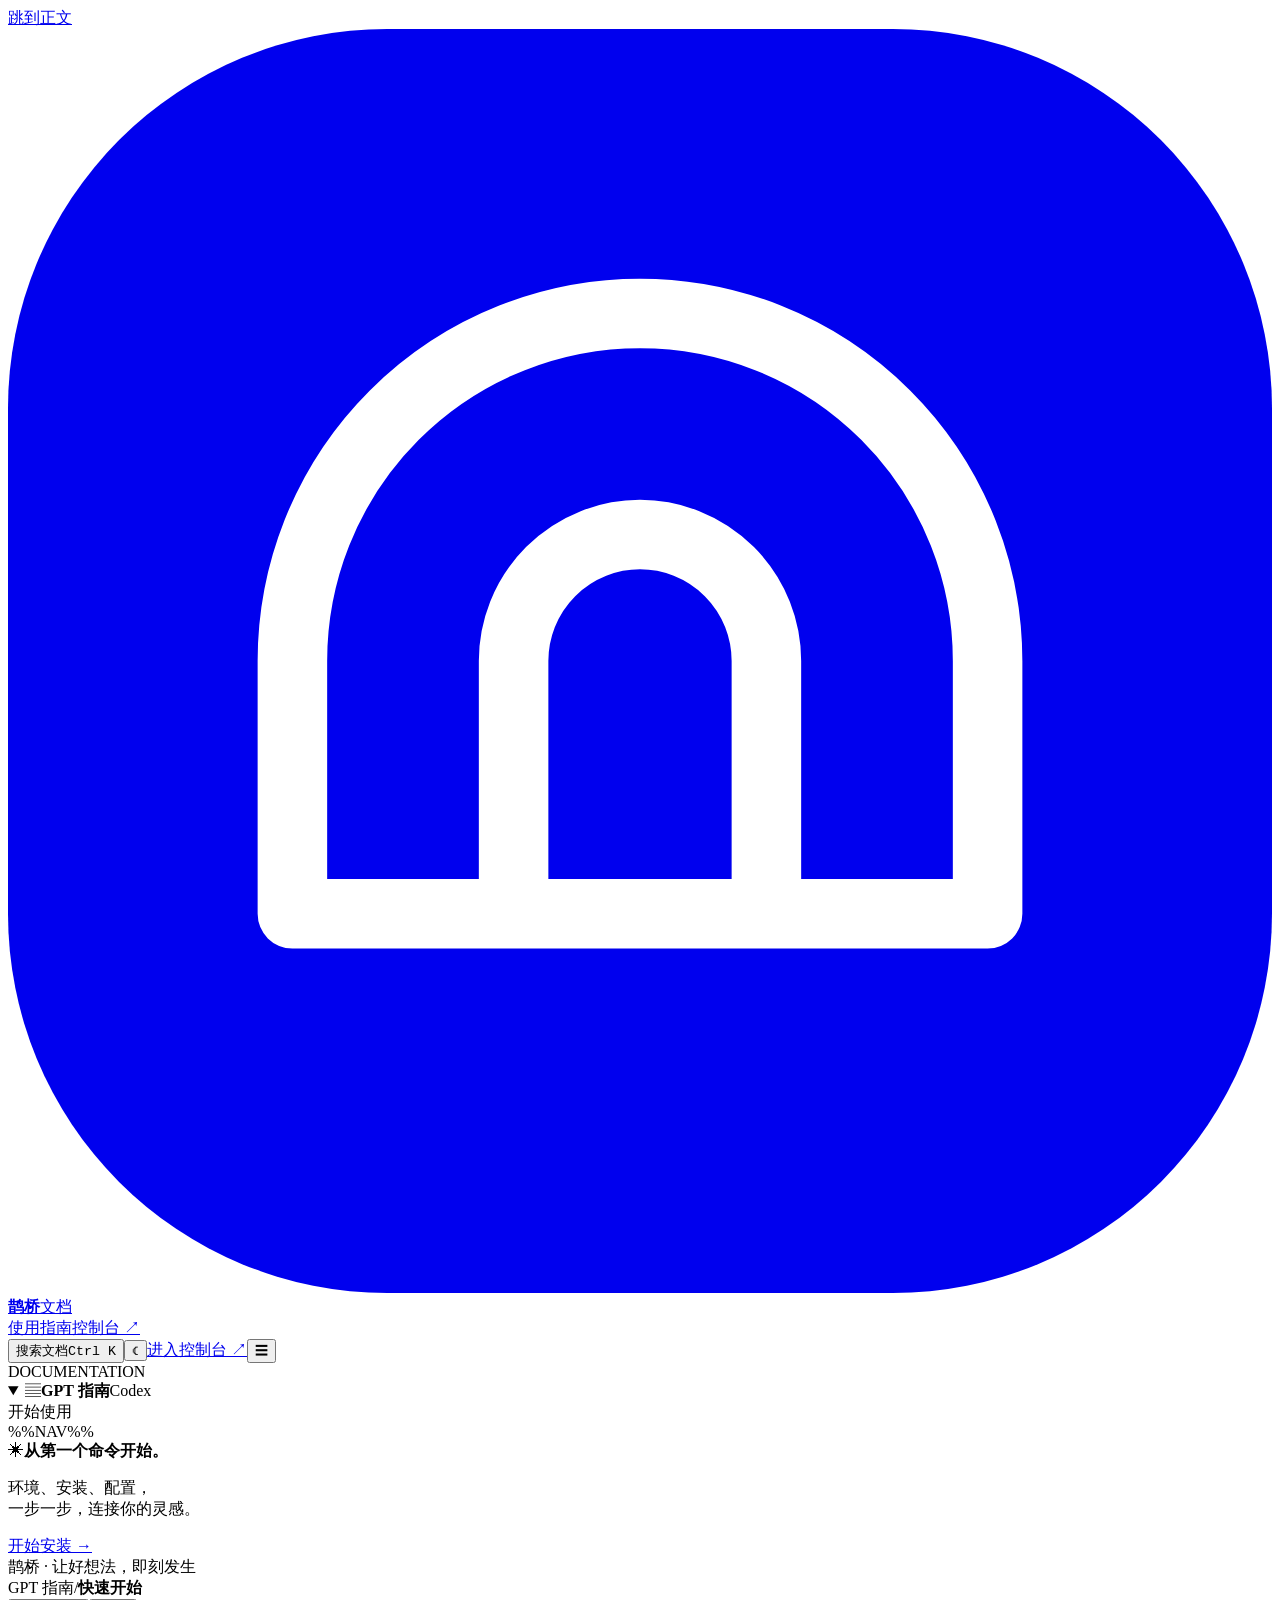
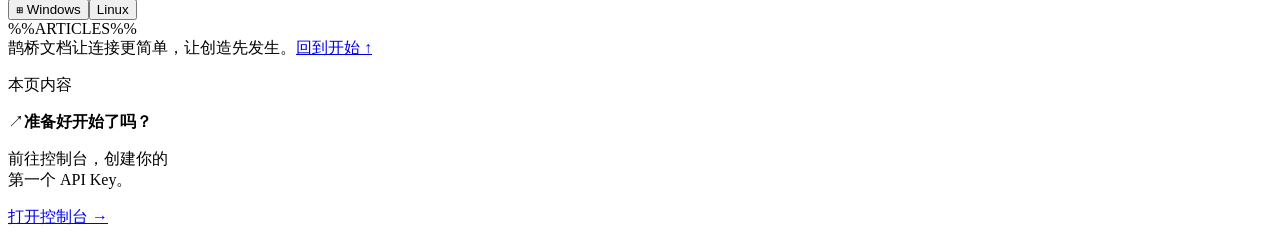
<file: landing/docs/template.html>
﻿<!doctype html>
<html lang="zh-CN" data-theme="light">
<head>
<meta charset="utf-8">
<meta name="viewport" content="width=device-width, initial-scale=1">
<meta name="theme-color" content="#faf9fc">
<meta name="description" content="鹊桥 GPT / Codex 指南：Windows 与 Linux 的 Node.js、Codex、CC Switch 安装与 API 配置指南。">
<title>快速开始 · GPT 指南 · 鹊桥文档</title>
<link rel="icon" href="data:image/svg+xml,%3Csvg xmlns='http://www.w3.org/2000/svg' viewBox='0 0 64 64'%3E%3Crect width='64' height='64' rx='18' fill='%236d4aff'/%3E%3Cpath d='M13 44V33a19 19 0 0 1 38 0v11M13 44h38M25 44V33a7 7 0 0 1 14 0v11' fill='none' stroke='white' stroke-width='4' stroke-linecap='round'/%3E%3C/svg%3E">
<style>%%CSS%%</style>
</head>
<body>
<a class="skip" href="#main">跳到正文</a>
<header class="header">
<a class="brand" href="../index.html" aria-label="鹊桥首页"><svg viewBox="0 0 40 40" aria-hidden="true"><rect width="40" height="40" rx="12" fill="currentColor"/><path d="M9 28v-8a11 11 0 0 1 22 0v8M9 28h22M16 28v-8a4 4 0 0 1 8 0v8" fill="none" stroke="white" stroke-width="2.2" stroke-linecap="round"/></svg><strong>鹊桥</strong><span class="brand-divider"></span><span class="brand-caption">文档</span></a>
<div class="header-main"><div class="top-links"><a href="#quickstart" class="current">使用指南</a><a href="https://api.queqiaohub.com/dashboard" target="_blank" rel="noopener noreferrer">控制台 ↗</a></div><div class="header-actions"><button class="search-trigger" aria-haspopup="dialog"><span class="search-icon" aria-hidden="true"></span><span>搜索文档</span><kbd>Ctrl K</kbd></button><button class="theme-toggle" aria-label="切换到深色模式" title="切换主题">☾</button><a class="console-button" href="https://api.queqiaohub.com/dashboard" target="_blank" rel="noopener noreferrer">进入控制台 <span aria-hidden="true">↗</span></a><button class="menu-toggle" aria-label="打开文档目录" aria-controls="sidebar" aria-expanded="false">☰</button></div></div>
</header>
<div class="mobile-backdrop" hidden></div>
<aside class="sidebar" id="sidebar" aria-label="文档导航"><div class="sidebar-inner"><div class="sidebar-overline">DOCUMENTATION</div><details class="guide-group" open><summary><span class="guide-symbol" aria-hidden="true">▤</span><strong>GPT 指南</strong><span class="guide-badge">Codex</span><span class="guide-chevron" aria-hidden="true"></span></summary><div class="guide-children"><div class="nav-label">开始使用</div><nav aria-label="GPT 指南">%%NAV%%</nav></div></details><div class="sidebar-tip"><span class="tip-spark" aria-hidden="true">✳</span><strong>从第一个命令开始。</strong><p>环境、安装、配置，<br>一步一步，连接你的灵感。</p><a href="#node">开始安装 <span aria-hidden="true">→</span></a></div><div class="sidebar-bottom"><span class="status-dot"></span> 鹊桥 · 让好想法，即刻发生</div></div></aside>
<main id="main" tabindex="-1"><div class="reading-layout"><div class="document"><div class="document-toolbar"><div class="breadcrumb"><span>GPT 指南</span><span aria-hidden="true">/</span><strong id="breadcrumb-title">快速开始</strong></div><div class="os-switch" role="group" aria-label="教程操作系统"><button data-set-os="windows" aria-pressed="true"><span aria-hidden="true">⊞</span> Windows</button><button data-set-os="linux" aria-pressed="false">Linux</button></div></div><noscript><p class="noscript">请启用 JavaScript 以切换文档与操作系统。下方为快速开始，也可直接阅读同目录的 content.md。</p></noscript>%%ARTICLES%%<footer class="document-footer"><span>鹊桥文档</span><span>让连接更简单，让创造先发生。</span><a href="#quickstart">回到开始 ↑</a></footer></div><aside class="page-aside" aria-label="本页目录"><div class="toc-sticky"><p class="toc-title">本页内容</p><nav id="toc"></nav><div class="aside-help"><span aria-hidden="true">↗</span><strong>准备好开始了吗？</strong><p>前往控制台，创建你的<br>第一个 API Key。</p><a href="https://api.queqiaohub.com/dashboard" target="_blank" rel="noopener noreferrer">打开控制台 →</a></div></div></aside></div></main>
<dialog id="search-dialog" aria-labelledby="search-title"><form method="dialog" class="search-top"><label id="search-title" for="search-input" class="sr-only">搜索文档</label><span class="search-icon" aria-hidden="true"></span><input id="search-input" type="search" placeholder="搜索命令、配置或问题…" autocomplete="off"><button aria-label="关闭搜索">Esc</button></form><div id="search-results" aria-live="polite"></div><p class="search-footer">搜索 GPT 指南 · 点击结果跳转 · Esc 关闭</p></dialog>
<div id="toast" role="status" aria-live="polite"></div>
<script>%%JS%%</script>
</body>
</html>
</file>
